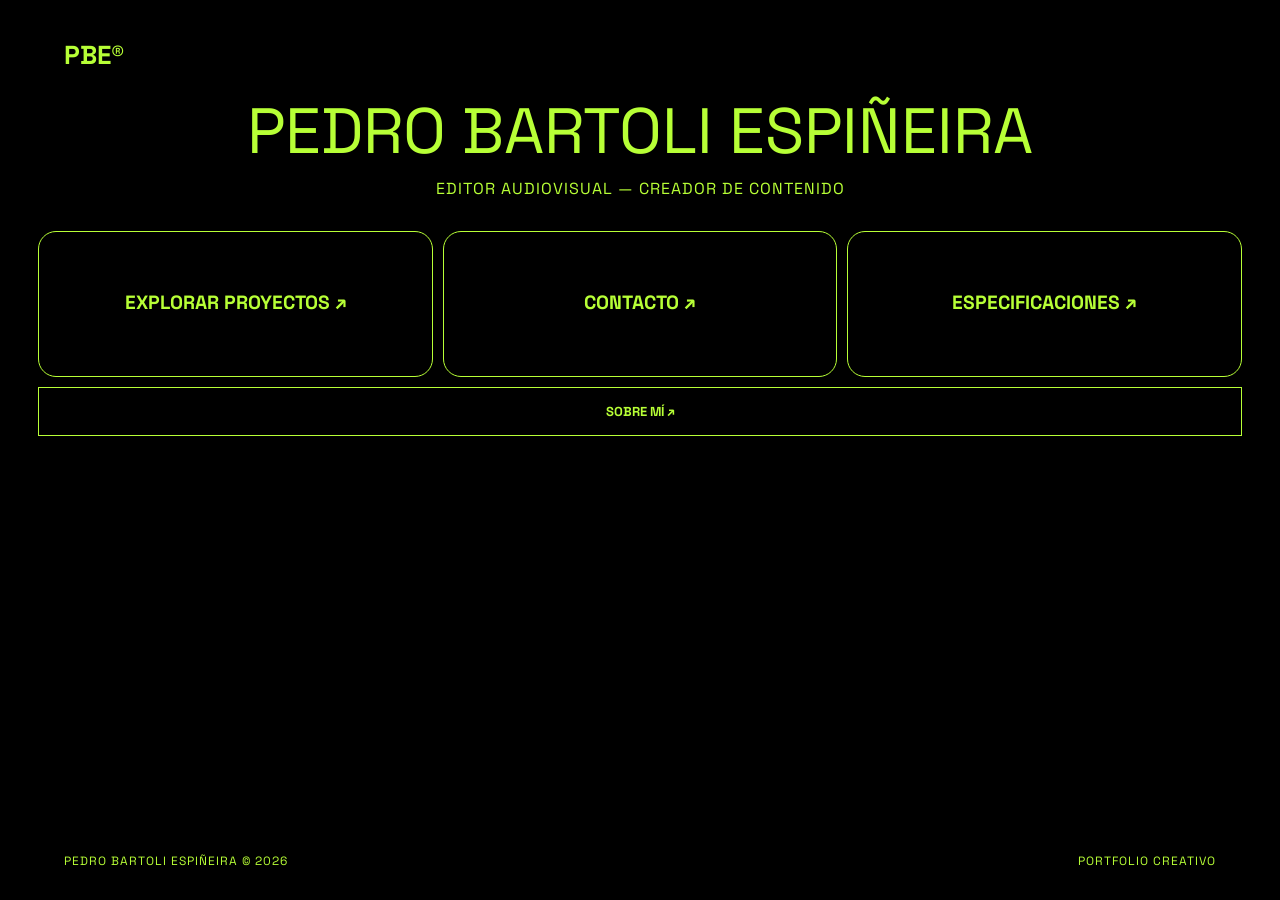
<file: index.html>
<!DOCTYPE html>
<html lang="es">
<head>
  <meta charset="UTF-8">
  <meta name="viewport" content="width=device-width, initial-scale=1.0">
  <title>Pedro Bartoli Espiñeira | Portfolio</title>
  <link rel="stylesheet" href="style.css">
</head>

<body>

  <!-- LOGO PBE ANIMADO -->
  <nav class="nav-inicio">
    <span class="logo">
      <span class="logo-letra">P</span>
      <span class="logo-letra">B</span>
      <span class="logo-letra">E</span>
      <span class="logo-registrado">®</span>
    </span>
  </nav>

  <main>
    <section id="inicio" class="hero">

      <h1>Pedro Bartoli Espiñeira</h1>

      <p style="color:#9b2948">
        EDITOR AUDIOVISUAL — CREADOR DE CONTENIDO
      </p>

      <!-- TRES BOTONES ORIGINALES -->
      <div class="hero-botones">

        <a class="boton" href="proyectos.html">
          <span class="boton-texto">
            EXPLORAR PROYECTOS ↗
          </span>
        </a>

        <a class="boton boton-contacto" href="contacto.html">
          <span class="boton-texto">
            CONTACTO ↗
          </span>
        </a>

        <a class="boton" href="especificaciones.html">
          <span class="boton-texto">
            ESPECIFICACIONES ↗
          </span>
        </a>

      </div>

      <!-- NUEVO BOTÓN SOBRE MÍ -->
      <div class="hero-sobre-mi">

        <a class="boton boton-sobre-mi" href="sobre-mi.html">
          <span class="boton-texto">
            SOBRE MÍ ↗
          </span>
        </a>

      </div>

    </section>
  </main>

  <footer class="footer">
    <span>PEDRO BARTOLI ESPIÑEIRA © 2026</span>
    <span>PORTFOLIO CREATIVO</span>
  </footer>

  <script src="moco.js" defer></script>

</body>
</html>
</file>
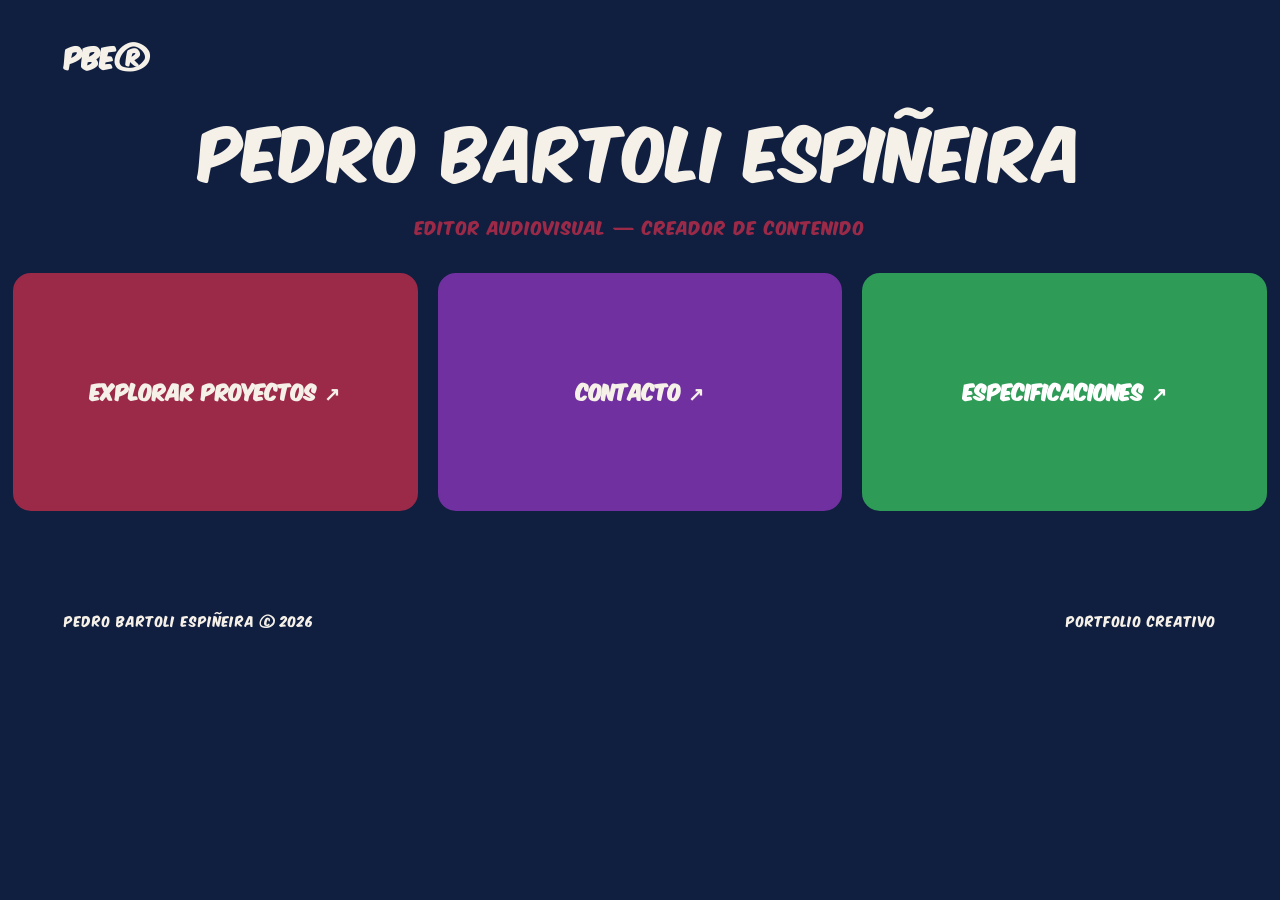
<file: portfolio/index.html>
<!DOCTYPE html>
<html lang="es">
<head>
  <meta charset="UTF-8">
  <meta name="viewport" content="width=device-width, initial-scale=1.0">
  <title>Pedro Bartoli Espiñeira | Portfolio</title>
  <link rel="stylesheet" href="style.css">
</head>

<body>

  <!-- LOGO PBE ANIMADO -->
  <nav class="nav-inicio">
    <span class="logo">
      <span class="logo-letra">P</span>
      <span class="logo-letra">B</span>
      <span class="logo-letra">E</span>
      <span class="logo-registrado">®</span>
    </span>
  </nav>

  <main>
    <section id="inicio" class="hero">

      <h1>Pedro Bartoli Espiñeira</h1>

      <p style="color:#9b2948">
        EDITOR AUDIOVISUAL — CREADOR DE CONTENIDO
      </p>

      <div class="hero-botones">

        <a class="boton" href="proyectos.html">
          <span class="boton-texto">
            EXPLORAR PROYECTOS ↗
          </span>
        </a>

        <a class="boton boton-contacto" href="contacto.html">
          <span class="boton-texto">
            CONTACTO ↗
          </span>
        </a>

        <a class="boton" href="especificaciones.html">
          <span class="boton-texto">
            ESPECIFICACIONES ↗
          </span>
        </a>

      </div>
    </section>
  </main>

  <footer class="footer">
    <span>PEDRO BARTOLI ESPIÑEIRA © 2026</span>
    <span>PORTFOLIO CREATIVO</span>
  </footer>

<script src="moco.js" defer></script>

</body>
</html>
</file>
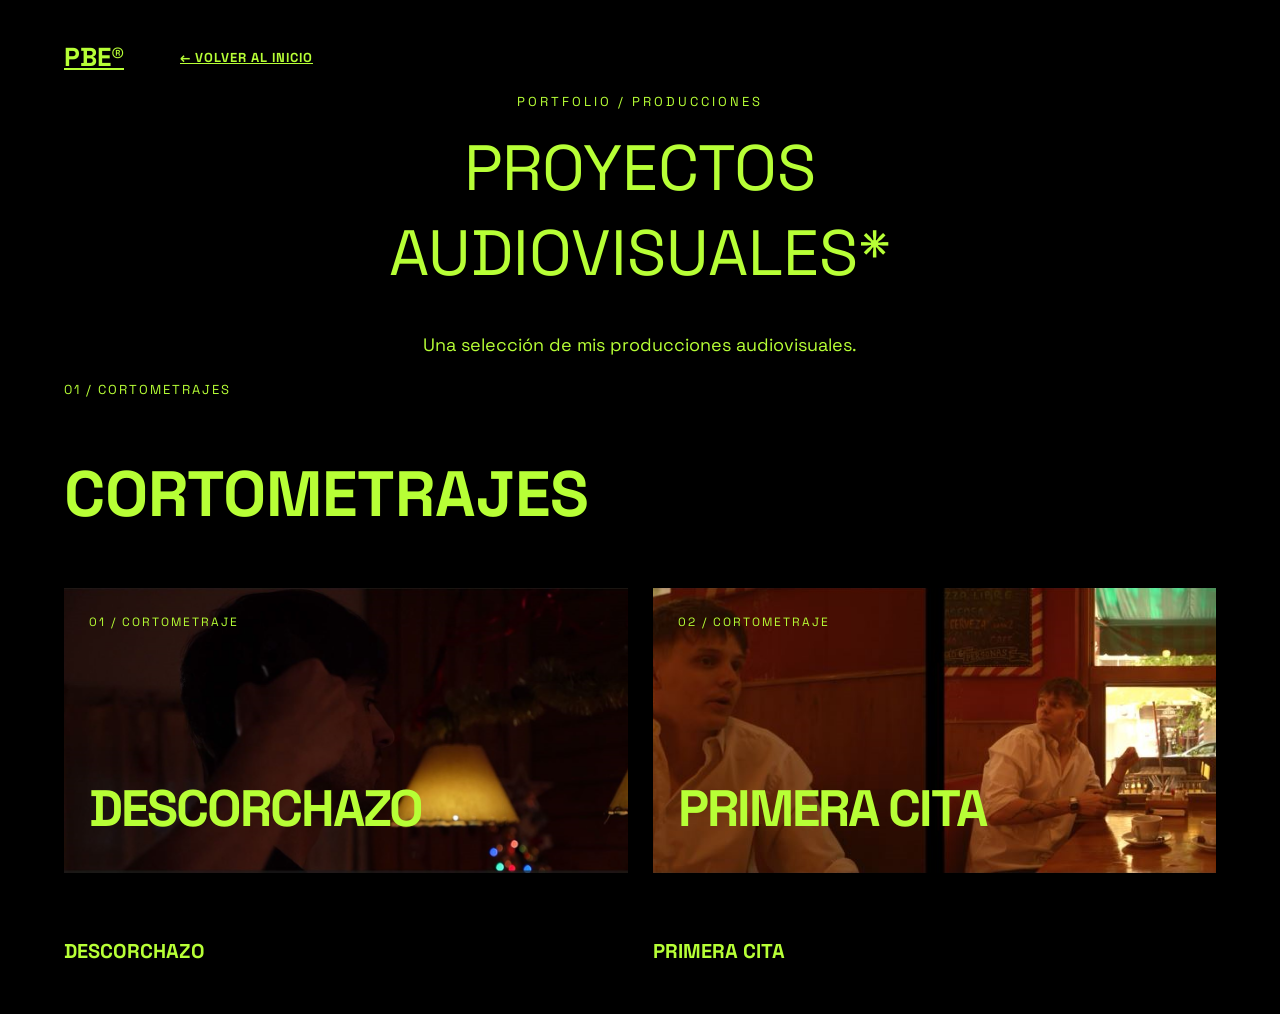
<file: audiovisual.html>
<!DOCTYPE html>
<html lang="es">
<head>
    <meta charset="UTF-8">
    <meta name="viewport" content="width=device-width, initial-scale=1.0">
    <title>Proyectos Audiovisuales | Pedro Bartoli Espiñeira</title>
    <link rel="stylesheet" href="style.css">
</head>

<body class="pagina-audiovisuales">

<nav class="nav-audiovisuales">

    <div class="nav-audiovisuales-izquierda">

        <a href="index.html"
           class="logo"
           aria-label="Volver al inicio">

            <span class="logo-letra">P</span>
            <span class="logo-letra">B</span>
            <span class="logo-letra">E</span>
            <span class="logo-registrado">®</span>

        </a>

        <a href="index.html" class="volver-inicio-global">
            ← VOLVER AL INICIO
        </a>

    </div>

</nav>

<main>

    <!-- ENCABEZADO -->
    <section class="portal-hero">

        <span class="etiqueta">
            PORTFOLIO / PRODUCCIONES
        </span>

        <h1>
            PROYECTOS<br>
            AUDIOVISUALES<span class="asterisco">*</span>
        </h1>

        <p>
            Una selección de mis producciones audiovisuales.
        </p>

    </section>

    <!-- CATÁLOGO DE CORTOMETRAJES -->
    <section class="catalogo">

        <div class="catalogo-encabezado">
            <span>01 / CORTOMETRAJES</span>
            <h2>CORTOMETRAJES</h2>
        </div>

        <div class="catalogo-grid">

            <!-- DESCORCHAZO -->
            <article class="corto">

                <a href="descorchazo.html"
                   class="corto-imagen moco-interactivo"
                   aria-label="Ver Descorchazo">

                    <span>01 / CORTOMETRAJE</span>
                    <h3>DESCORCHAZO</h3>

                </a>

                <div class="corto-info">
                    <h3>DESCORCHAZO</h3>
                </div>

            </article>

            <!-- PRIMERA CITA -->
            <article class="corto">

                <a href="primera-cita.html"
                   class="corto-imagen segunda moco-interactivo"
                   aria-label="Ver Primera Cita">

                    <span>02 / CORTOMETRAJE</span>
                    <h3>PRIMERA CITA</h3>

                </a>

                <div class="corto-info">
                    <h3>PRIMERA CITA</h3>
                </div>

            </article>

        </div>

    </section>

</main>

<!-- EFECTO DE MOCO -->
<script src="moco.js" defer></script>

</body>
</html>
</file>
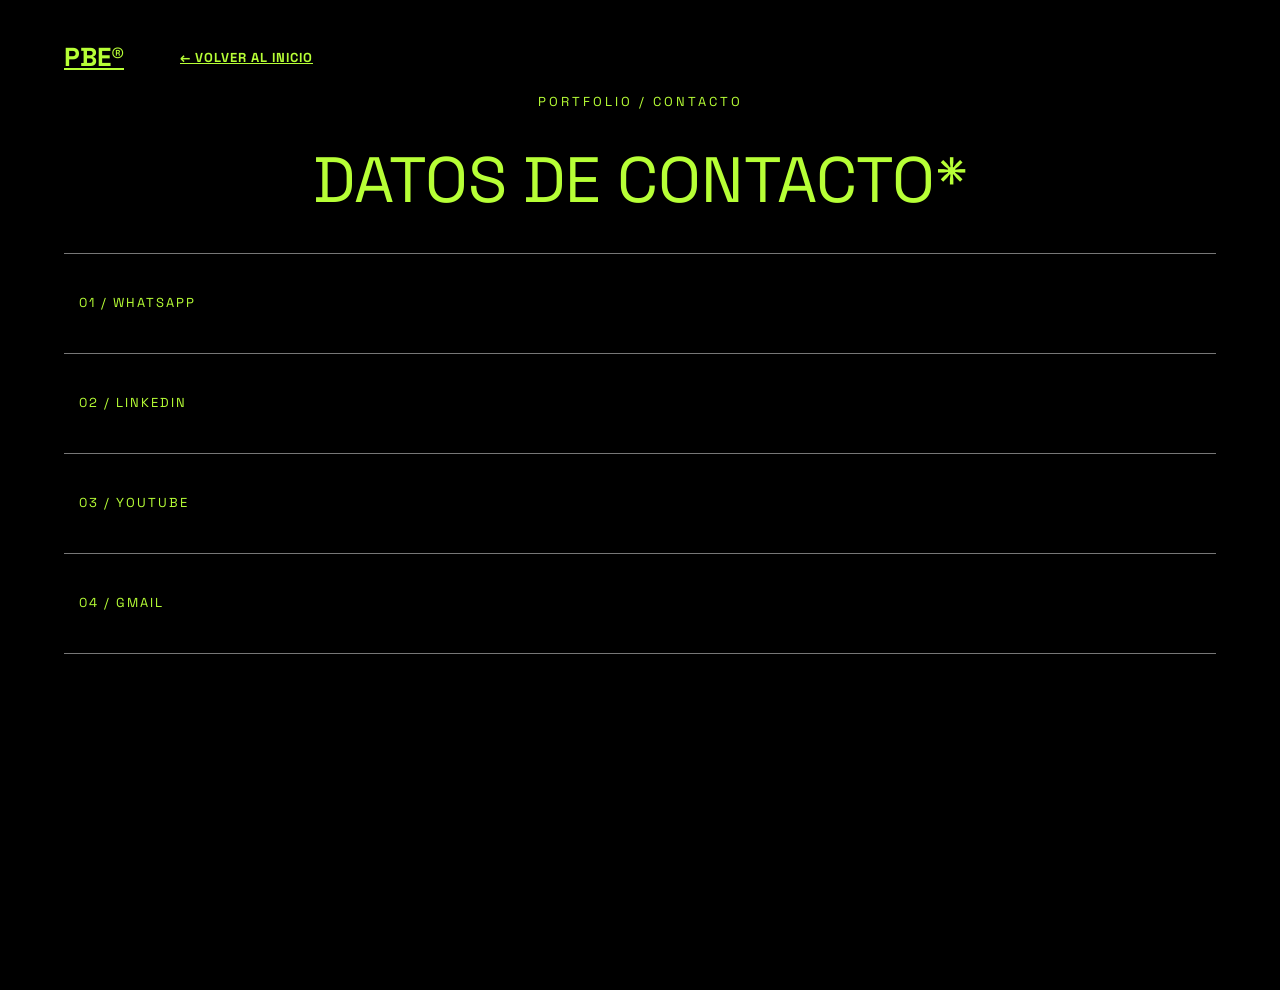
<file: contacto.html>
<!DOCTYPE html>
<html lang="es">

<head>
    <meta charset="UTF-8">
    <meta name="viewport" content="width=device-width, initial-scale=1.0">

    <title>Contacto | Pedro Bartoli Espiñeira</title>

    <link rel="stylesheet" href="style.css">

    <style>
        /* AJUSTES EXCLUSIVOS DE CONTACTO */

        .pagina-contacto .nav-links {
            display: none !important;
        }

        .pagina-contacto .portal-contacto {
            padding-top: 0;
        }

        .pagina-contacto .portal-contacto > p {
            display: none !important;
        }

        .pagina-contacto .portal-contacto h1 {
            margin-bottom: 25px !important;
        }

        .pagina-contacto .contacto-portal-links {
            margin-top: 0 !important;
            padding-top: 0 !important;
        }
    </style>

</head>

<body class="pagina-contacto">

    <!-- NAVEGACIÓN -->
    <nav class="nav-contacto">

        <div class="nav-contacto-izquierda">

            <a href="index.html"
               class="logo"
               aria-label="Volver al inicio">

                <span class="logo-letra">P</span><span class="logo-letra">B</span><span class="logo-letra">E</span><span class="logo-registrado">®</span>

            </a>

            <a href="index.html" class="volver-inicio-global">
                ← VOLVER AL INICIO
            </a>

        </div>

    </nav>

    <main>

        <section class="portal-contacto">

            <!-- ENCABEZADO -->
            <span class="etiqueta">
                PORTFOLIO / CONTACTO
            </span>

            <h1>
                DATOS DE <span class="destacado">CONTACTO</span><span class="asterisco">*</span>
            </h1>

            <!-- ENLACES DE CONTACTO -->
            <div class="contacto-portal-links">

                <!-- WHATSAPP -->
                <a href="https://wa.me/5491132376571"
                   target="_blank"
                   rel="noopener noreferrer">

                    <span>01 / WHATSAPP</span>

                    <strong>
                        11 3237-6571 ↗
                    </strong>

                    <img
                        class="contacto-preview"
                        src="WPP FONDO.png"
                        alt="WhatsApp">

                </a>

                <!-- LINKEDIN -->
                <a href="https://www.linkedin.com/in/pedro-bartoli-espi%C3%B1eira"
                   target="_blank"
                   rel="noopener noreferrer">

                    <span>02 / LINKEDIN</span>

                    <strong>
                        VER PERFIL ↗
                    </strong>

                    <img
                        class="contacto-preview"
                        src="linkedin fondo.png"
                        alt="LinkedIn">

                </a>

                <!-- YOUTUBE -->
                <a href="https://www.youtube.com/@barteiracicloons"
                   target="_blank"
                   rel="noopener noreferrer">

                    <span>03 / YOUTUBE</span>

                    <strong>
                        BARTEIRA CICLOONS ↗
                    </strong>

                    <img
                        class="contacto-preview"
                        src="youtube logo.png"
                        alt="YouTube">

                </a>

                <!-- GMAIL -->
                <a href="https://mail.google.com/mail/?view=cm&fs=1&to=pedrobartoli2016%40gmail.com"
                   target="_blank"
                   rel="noopener noreferrer">

                    <span>04 / GMAIL</span>

                    <strong>
                        ENVIAR CORREO ↗
                    </strong>

                    <img
                        class="contacto-preview"
                        src="gmail fondo.png"
                        alt="Gmail">

                </a>

            </div>

        </section>

    </main>

    <!-- EFECTO DE MOCO -->
    <script src="moco.js" defer></script>

</body>
</html>
</file>
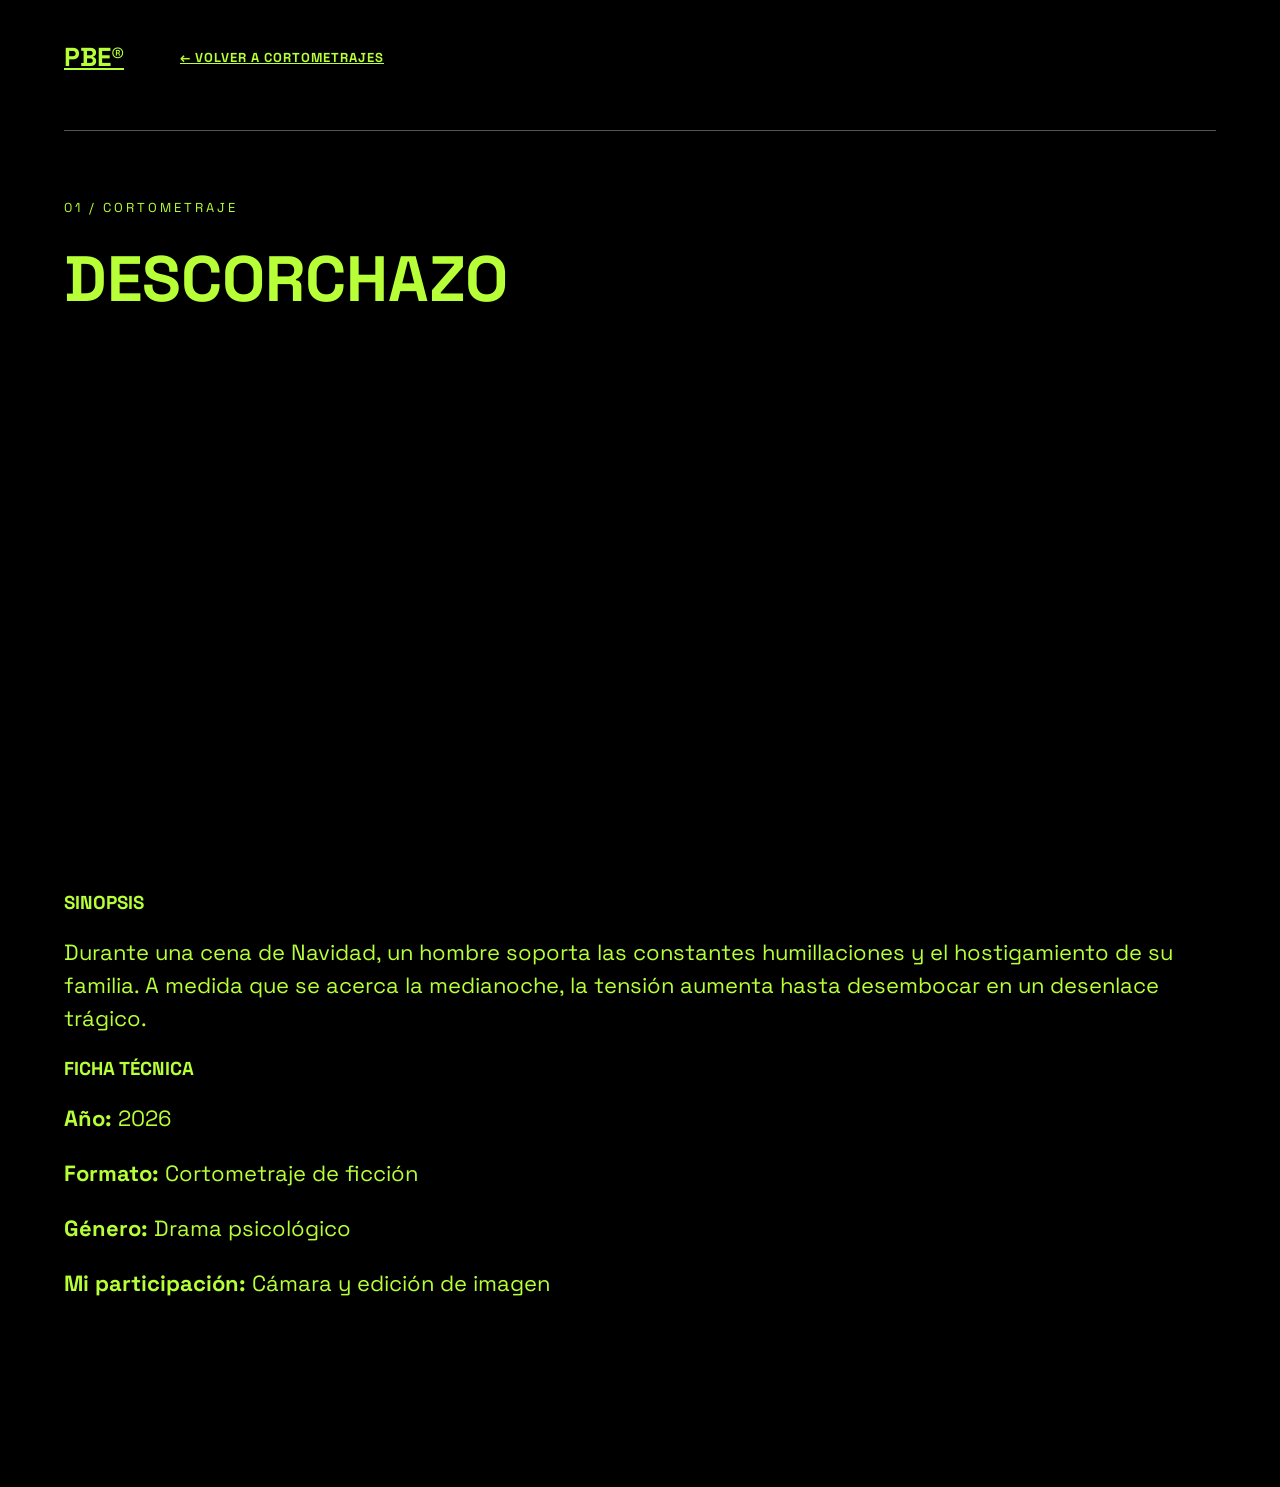
<file: descorchazo.html>
<!DOCTYPE html>
<html lang="es">
<head>
    <meta charset="UTF-8">
    <meta name="viewport" content="width=device-width, initial-scale=1.0">
    <title>Descorchazo | Pedro Bartoli Espiñeira</title>
    <link rel="stylesheet" href="style.css">
</head>

<body class="pagina-audiovisuales pagina-ficha">

    <!-- NAVEGACIÓN -->
    <nav class="nav-audiovisuales">

        <div class="nav-audiovisuales-izquierda">

            <a href="index.html"
               class="logo"
               aria-label="Volver al inicio">
                <span class="logo-letra">P</span>
                <span class="logo-letra">B</span>
                <span class="logo-letra">E</span>
                <span class="logo-registrado">®</span>
            </a>

            <a href="audiovisual.html"
               class="volver-inicio-global">
                ← VOLVER A CORTOMETRAJES
            </a>

        </div>

    </nav>

    <main>

        <section class="fichas-audiovisuales">

            <article class="ficha-produccion">

                <span class="etiqueta">
                    01 / CORTOMETRAJE
                </span>

                <h2>DESCORCHAZO</h2>

                <!-- VIDEO -->
                <iframe
                    src="https://www.youtube.com/embed/orPImuDr9Ns"
                    title="Descorchazo - Cortometraje"
                    style="display:block; width:100%; max-width:900px; aspect-ratio:16/9; height:auto; border:0; margin-bottom:35px; background:#000;"
                    loading="lazy"
                    referrerpolicy="strict-origin-when-cross-origin"
                    allow="accelerometer; autoplay; clipboard-write; encrypted-media; gyroscope; picture-in-picture; web-share"
                    allowfullscreen>
                </iframe>

                <!-- SINOPSIS -->
                <h3>SINOPSIS</h3>

                <p>
                    Durante una cena de Navidad, un hombre soporta
                    las constantes humillaciones y el hostigamiento
                    de su familia. A medida que se acerca la medianoche,
                    la tensión aumenta hasta desembocar en un
                    desenlace trágico.
                </p>

                <!-- FICHA TÉCNICA -->
                <h3>FICHA TÉCNICA</h3>

                <p><strong>Año:</strong> 2026</p>
                <p><strong>Formato:</strong> Cortometraje de ficción</p>
                <p><strong>Género:</strong> Drama psicológico</p>
                <p><strong>Mi participación:</strong> Cámara y edición de imagen</p>

            </article>

        </section>

    </main>

    <script src="moco.js" defer></script>

</body>
</html>
</file>
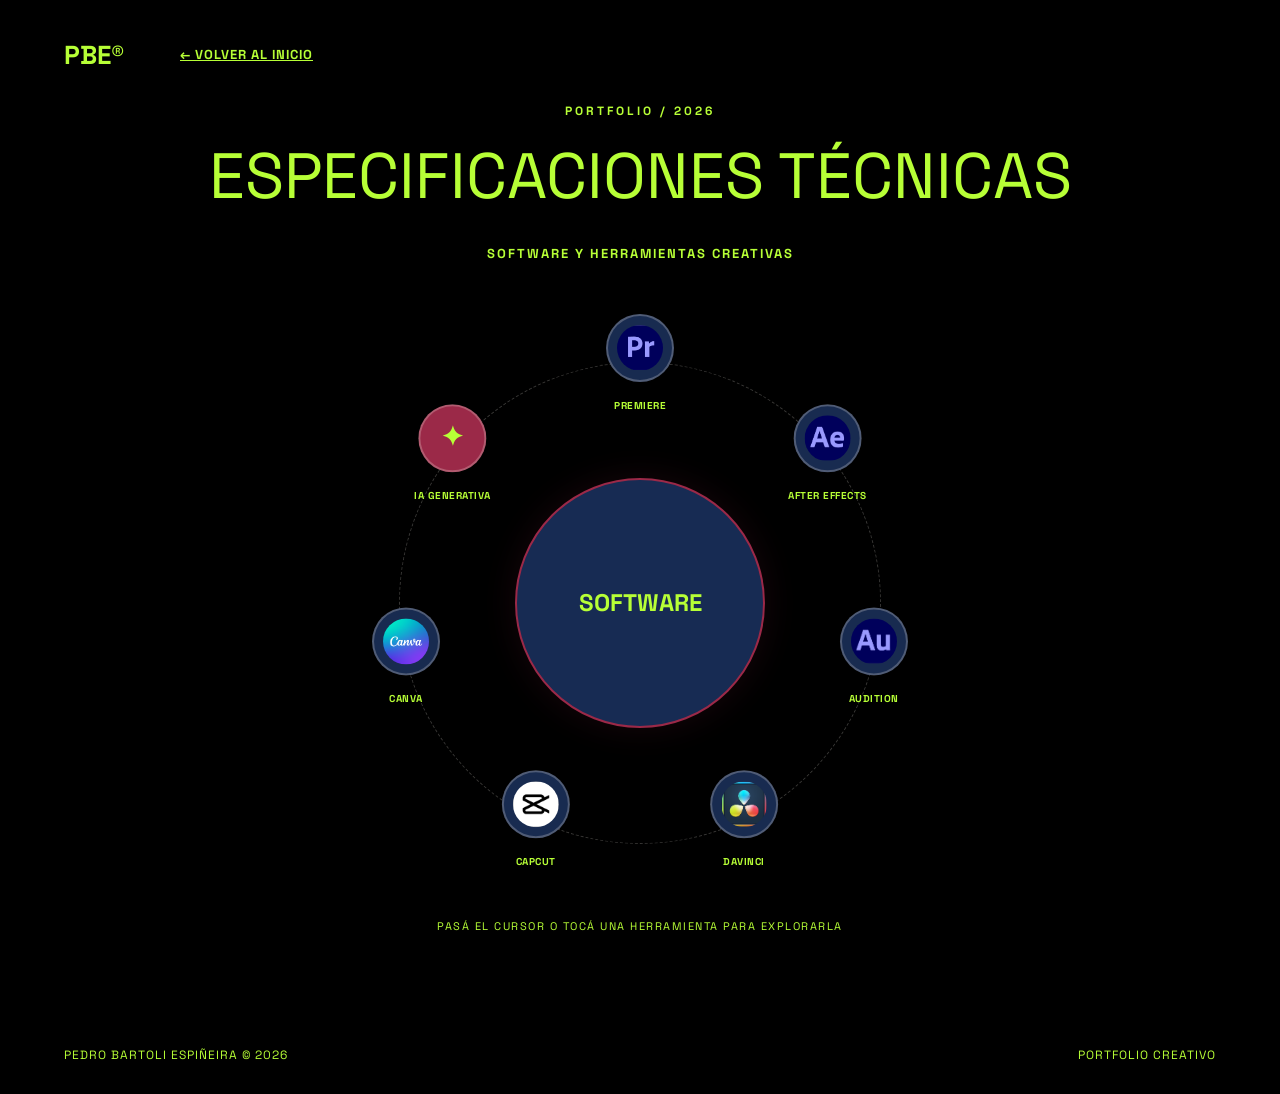
<file: especificaciones.html>
<!DOCTYPE html>
<html lang="es">

<head>
  <meta charset="UTF-8">
  <meta name="viewport" content="width=device-width, initial-scale=1.0">
  <title>Especificaciones técnicas | PBE®</title>
  <link rel="stylesheet" href="style.css">
</head>

<body class="pagina-especificaciones">

  <!-- LOGO PBE Y BOTÓN VOLVER -->
  <nav class="nav-inicio nav-spec">

    <div class="nav-spec-izquierda">

      <a href="index.html" class="logo" aria-label="Volver al inicio">
        <span class="logo-letra">P</span>
        <span class="logo-letra">B</span>
        <span class="logo-letra">E</span>
        <span class="logo-registrado">®</span>
      </a>

      <a href="index.html" class="volver-inicio-global">
        ← VOLVER AL INICIO
      </a>

    </div>

  </nav>

  <main class="spec-main">

    <!-- ENCABEZADO -->
    <header class="spec-header">

      <p class="spec-etiqueta">PORTFOLIO / 2026</p>

      <h1>ESPECIFICACIONES TÉCNICAS</h1>

      <p class="spec-subtitulo">
        SOFTWARE Y HERRAMIENTAS CREATIVAS
      </p>

    </header>

    <!-- RONDA DE SOFTWARE -->
    <section class="spec-ronda" aria-label="Mis herramientas de trabajo">

      <div class="spec-circulo">

        <!-- CENTRO INTERACTIVO -->
        <div class="spec-centro" aria-live="polite">

          <div class="spec-centro-contenido">

            <span id="spec-categoria"></span>

            <h2 id="spec-nombre">SOFTWARE</h2>

            <p id="spec-descripcion"></p>

          </div>

        </div>

        <!-- PREMIERE PRO -->
        <button
          type="button"
          class="spec-app"
          style="--pos:0"
          data-nombre="PREMIERE PRO"
          data-categoria="EDICIÓN Y MONTAJE"
          data-descripcion="Montaje narrativo, edición multicámara, ritmo musical y contenido dinámico."
          aria-label="Adobe Premiere Pro"
        >
          <img
            class="spec-icono spec-logo-img"
            src="img/PREMIERE LOGO.png"
            alt="Logo de Adobe Premiere Pro"
          >
          <span class="spec-app-nombre">PREMIERE</span>
        </button>

        <!-- AFTER EFFECTS -->
        <button
          type="button"
          class="spec-app"
          style="--pos:1"
          data-nombre="AFTER EFFECTS"
          data-categoria="ANIMACIÓN Y EFECTOS"
          data-descripcion="Animación de textos y gráficos, máscaras y transiciones personalizadas."
          aria-label="Adobe After Effects"
        >
          <img
            class="spec-icono spec-logo-img"
            src="img/AFTER EFFECTS LOGO.png"
            alt="Logo de Adobe After Effects"
          >
          <span class="spec-app-nombre">AFTER EFFECTS</span>
        </button>

        <!-- AUDITION -->
        <button
          type="button"
          class="spec-app"
          style="--pos:2"
          data-nombre="AUDITION"
          data-categoria="POSTPRODUCCIÓN DE AUDIO"
          data-descripcion="Mezcla de voces, música y efectos sonoros. Sincronización de audio y video."
          aria-label="Adobe Audition"
        >
          <img
            class="spec-icono spec-logo-img"
            src="img/AUDITION LOGO.png"
            alt="Logo de Adobe Audition"
          >
          <span class="spec-app-nombre">AUDITION</span>
        </button>

        <!-- DAVINCI RESOLVE -->
        <button
          type="button"
          class="spec-app"
          style="--pos:3"
          data-nombre="DAVINCI RESOLVE"
          data-categoria="COLOR Y POSTPRODUCCIÓN"
          data-descripcion="Tratamiento visual y construcción de una estética cinematográfica."
          aria-label="DaVinci Resolve"
        >
          <img
            class="spec-icono spec-logo-img"
            src="img/DA VINCI LOGO.png"
            alt="Logo de DaVinci Resolve"
          >
          <span class="spec-app-nombre">DAVINCI</span>
        </button>

        <!-- CAPCUT -->
        <button
          type="button"
          class="spec-app"
          style="--pos:4"
          data-nombre="CAPCUT"
          data-categoria="EDICIÓN PARA REDES"
          data-descripcion="Edición de videos verticales, subtítulos animados y adaptación de formatos."
          aria-label="CapCut"
        >
          <img
            class="spec-icono spec-logo-img"
            src="img/CAPCUT LOGO.png"
            alt="Logo de CapCut"
          >
          <span class="spec-app-nombre">CAPCUT</span>
        </button>

        <!-- CANVA -->
        <button
          type="button"
          class="spec-app"
          style="--pos:5"
          data-nombre="CANVA"
          data-categoria="DISEÑO DE CONTENIDO"
          data-descripcion="Diseño de piezas visuales y recursos gráficos para contenido digital."
          aria-label="Canva"
        >
          <img
            class="spec-icono spec-logo-img"
            src="img/CANVA PNG.png"
            alt="Logo de Canva"
          >
          <span class="spec-app-nombre">CANVA</span>
        </button>

        <!-- INTELIGENCIA ARTIFICIAL -->
        <button
          type="button"
          class="spec-app"
          style="--pos:6"
          data-nombre="INTELIGENCIA ARTIFICIAL"
          data-categoria="IA GENERATIVA"
          data-descripcion="Asistencia creativa, investigación, desarrollo de ideas y optimización de flujos de trabajo. ChatGPT, Gemini y Grok."
          aria-label="Inteligencia artificial generativa"
        >
          <span class="spec-icono ia">✦</span>
          <span class="spec-app-nombre">IA GENERATIVA</span>
        </button>

      </div>

      <!-- INDICACIÓN -->
      <p class="spec-ayuda">
        PASÁ EL CURSOR O TOCÁ UNA HERRAMIENTA PARA EXPLORARLA
      </p>

    </section>

  </main>

  <!-- PIE DE PÁGINA -->
  <footer class="footer">
    <span>PEDRO BARTOLI ESPIÑEIRA © 2026</span>
    <span>PORTFOLIO CREATIVO</span>
  </footer>

  <!-- INTERACTIVIDAD DE LA RONDA -->
  <script>

    const apps = document.querySelectorAll(".spec-app");

    const nombre = document.getElementById("spec-nombre");
    const categoria = document.getElementById("spec-categoria");
    const descripcion = document.getElementById("spec-descripcion");

    // ESTADO PREDETERMINADO
    function mostrarDefault() {

      nombre.textContent = "SOFTWARE";
      categoria.textContent = "";
      descripcion.textContent = "";

      apps.forEach(app => {
        app.classList.remove("activa");
        app.setAttribute("aria-pressed", "false");
      });

    }

    // MOSTRAR INFORMACIÓN DE UNA APLICACIÓN
    function mostrarApp(app) {

      apps.forEach(item => {
        item.classList.remove("activa");
        item.setAttribute("aria-pressed", "false");
      });

      app.classList.add("activa");
      app.setAttribute("aria-pressed", "true");

      nombre.textContent = app.dataset.nombre;
      categoria.textContent = app.dataset.categoria;
      descripcion.textContent = app.dataset.descripcion;

    }

    // EVENTOS DE CADA APLICACIÓN
    apps.forEach(app => {

      app.setAttribute("aria-pressed", "false");

      // PASAR EL MOUSE
      app.addEventListener("mouseenter", () => {
        mostrarApp(app);
      });

      // RETIRAR EL MOUSE
      app.addEventListener("mouseleave", () => {
        if (document.activeElement !== app) {
          mostrarDefault();
        }
      });

      // NAVEGACIÓN CON TECLADO
      app.addEventListener("focus", () => {
        mostrarApp(app);
      });

      app.addEventListener("blur", () => {
        mostrarDefault();
      });

      // CLICK O TOQUE EN CELULAR
      app.addEventListener("click", () => {
        mostrarApp(app);

        if (window.matchMedia("(hover: hover)").matches) {
          app.blur();
        }
      });

    });

    // AL CARGAR LA PÁGINA
    mostrarDefault();

  </script>

  <script src="moco.js" defer></script>

</body>
</html>
</file>
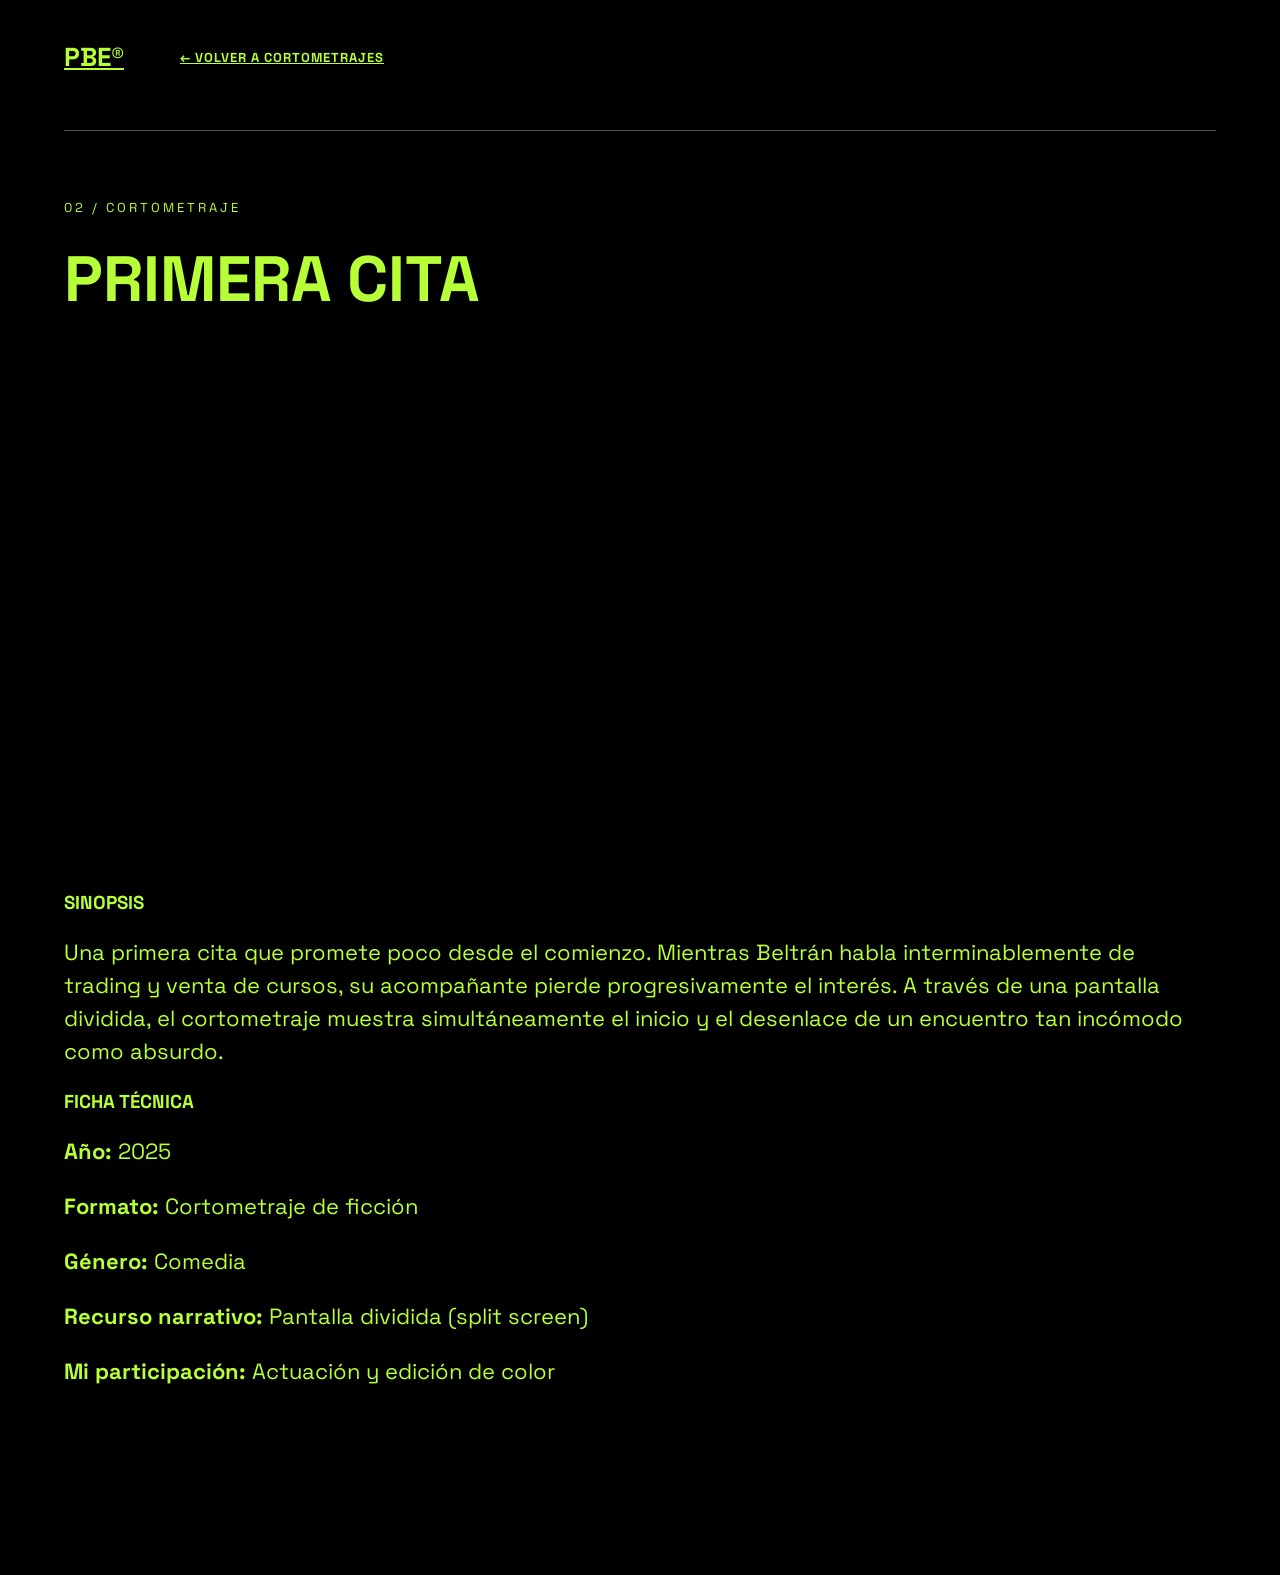
<file: primera-cita.html>
<!DOCTYPE html>
<html lang="es">
<head>
    <meta charset="UTF-8">
    <meta name="viewport" content="width=device-width, initial-scale=1.0">
    <title>Primera Cita | Pedro Bartoli Espiñeira</title>
    <link rel="stylesheet" href="style.css">
</head>

<body class="pagina-audiovisuales pagina-ficha">

    <!-- NAVEGACIÓN -->
    <nav class="nav-audiovisuales">

        <div class="nav-audiovisuales-izquierda">

            <a href="index.html"
               class="logo"
               aria-label="Volver al inicio">

                <span class="logo-letra">P</span>
                <span class="logo-letra">B</span>
                <span class="logo-letra">E</span>
                <span class="logo-registrado">®</span>

            </a>

            <a href="audiovisual.html"
               class="volver-inicio-global">
                ← VOLVER A CORTOMETRAJES
            </a>

        </div>

    </nav>

    <main>

        <section class="fichas-audiovisuales">

            <article class="ficha-produccion">

                <span class="etiqueta">
                    02 / CORTOMETRAJE
                </span>

                <h2>PRIMERA CITA</h2>

                <!-- VIDEO -->
                <iframe
                    src="https://www.youtube.com/embed/fDHMjiajzu4"
                    title="Primera Cita - Cortometraje"
                    style="display:block; width:100%; max-width:900px; aspect-ratio:16/9; height:auto; border:0; margin-bottom:35px; background:#000;"
                    loading="lazy"
                    referrerpolicy="strict-origin-when-cross-origin"
                    allow="accelerometer; autoplay; clipboard-write; encrypted-media; gyroscope; picture-in-picture; web-share"
                    allowfullscreen>
                </iframe>

                <!-- SINOPSIS -->
                <h3>SINOPSIS</h3>

                <p>
                    Una primera cita que promete poco desde el comienzo.
                    Mientras Beltrán habla interminablemente de trading
                    y venta de cursos, su acompañante pierde progresivamente
                    el interés. A través de una pantalla dividida,
                    el cortometraje muestra simultáneamente el inicio
                    y el desenlace de un encuentro tan incómodo como absurdo.
                </p>

                <!-- FICHA TÉCNICA -->
                <h3>FICHA TÉCNICA</h3>

                <p><strong>Año:</strong> 2025</p>
                <p><strong>Formato:</strong> Cortometraje de ficción</p>
                <p><strong>Género:</strong> Comedia</p>
                <p><strong>Recurso narrativo:</strong> Pantalla dividida (split screen)</p>
                <p><strong>Mi participación:</strong> Actuación y edición de color</p>

            </article>

        </section>

    </main>

    <!-- EFECTO DE MOCO -->
    <script src="moco.js" defer></script>

</body>
</html>
</file>
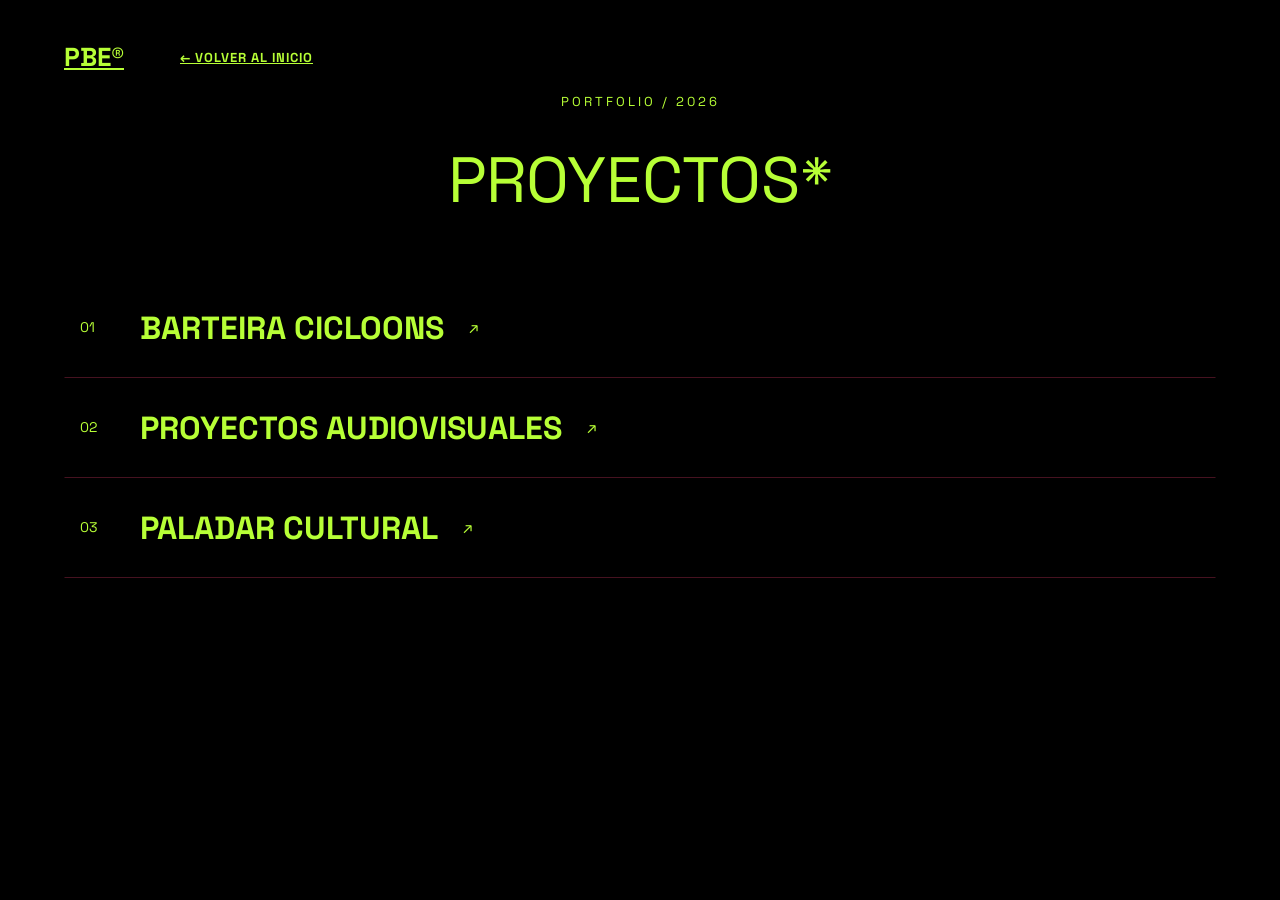
<file: proyectos.html>
<!DOCTYPE html>
<html lang="es">
<head>
    <meta charset="UTF-8">
    <meta name="viewport" content="width=device-width, initial-scale=1.0">
    <title>Proyectos | Pedro Bartoli Espiñeira</title>
    <link rel="stylesheet" href="style.css">
</head>

<body class="pagina-proyectos">

    <nav class="nav-proyectos">
        <div class="nav-proyectos-izquierda">
            <a href="index.html" class="logo" aria-label="Volver al inicio">
                <span class="logo-letra">P</span>
                <span class="logo-letra">B</span>
                <span class="logo-letra">E</span>
                <span class="logo-registrado">®</span>
            </a>
            <a href="index.html" class="volver-inicio-global">
                ← VOLVER AL INICIO
            </a>
        </div>

        <div class="nav-links">
            <a href="index.html">INICIO</a>
            <a href="proyectos.html">PROYECTOS</a>
            <a href="contacto.html">CONTACTO</a>
        </div>
    </nav>

    <main>
        <section class="portal-proyectos">
            <span class="etiqueta">PORTFOLIO / 2026</span>
            <h1>PROYECTOS<span class="asterisco">*</span></h1>
            <p class="portal-proyectos-descripcion">
                Una selección de mis trabajos en creación de
                contenido, producción y edición audiovisual.
            </p>
        </section>

        <section id="proyectos" class="proyectos">

            <!-- 01 BARTEIRA CICLOONS -->
            <div class="proyecto-contenedor">

                <button class="proyecto proyecto-desplegable"
                        type="button"
                        aria-expanded="false"
                        aria-controls="detalle-barteira">

                    <span class="numero">01</span>
                    <h2>BARTEIRA CICLOONS</h2>
                    <span class="flecha">↗</span>

                    <img
                        class="preview-proyecto"
                        src="barteira.jpg.png"
                        alt="Barteira Cicloons"
                    >
                </button>

                <div id="detalle-barteira" class="proyecto-detalle" hidden>
                    <p>
                        Canal de Shorts dedicados a la historia y el entretenimiento.
                        Producción y edición.
                    </p>

                    <a class="proyecto-enlace"
                       href="https://www.youtube.com/@barteiracicloons"
                       target="_blank"
                       rel="noopener noreferrer">
                        IR AL CANAL ↗
                    </a>
                </div>

            </div>

            <!-- 02 PROYECTOS AUDIOVISUALES -->
            <div class="proyecto-contenedor">

                <button class="proyecto proyecto-desplegable"
                        type="button"
                        aria-expanded="false"
                        aria-controls="detalle-audiovisual">

                    <span class="numero">02</span>
                    <h2>PROYECTOS AUDIOVISUALES</h2>
                    <span class="flecha">↗</span>

                    <img
                        class="preview-proyecto"
                        src="PROYECTOS FOTO.jpg"
                        alt="Proyectos audiovisuales"
                    >
                </button>

                <div id="detalle-audiovisual" class="proyecto-detalle" hidden>
                    <p>
                        Selección de cortometrajes de ficción en los que participé
                        en distintas áreas de producción.
                    </p>

                    <a class="proyecto-enlace" href="audiovisual.html">
                        VER PRODUCCIONES ↗
                    </a>
                </div>

            </div>

            <!-- 03 PALADAR CULTURAL -->
            <div class="proyecto-contenedor">

                <button class="proyecto proyecto-desplegable"
                        type="button"
                        aria-expanded="false"
                        aria-controls="detalle-paladar">

                    <span class="numero">03</span>
                    <h2>PALADAR CULTURAL</h2>
                    <span class="flecha">↗</span>

                    <img
                        class="preview-proyecto"
                        src="paladar cultural.png"
                        alt="Paladar Cultural"
                    >
                </button>

                <div id="detalle-paladar" class="proyecto-detalle" hidden>
                    <p>
                        Programa de radio universitario realizado en conjunto.
                        Producción, locución y edición.
                    </p>

                    <a class="proyecto-enlace"
                       href="https://www.youtube.com/playlist?list=PLbrC80T2OYqU"
                       target="_blank"
                       rel="noopener noreferrer">
                        VER PLAYLIST ↗
                    </a>
                </div>

            </div>

        </section>
    </main>

    <!-- DESPLEGABLES Y PREVIEW FIJA -->
    <script>
        document.querySelectorAll(".proyecto-desplegable").forEach(boton => {
            boton.addEventListener("click", () => {
                const detalle = document.getElementById(
                    boton.getAttribute("aria-controls")
                );

                const abierto = boton.getAttribute("aria-expanded") === "true";

                boton.setAttribute("aria-expanded", String(!abierto));
                boton.classList.toggle("preview-fijo", !abierto);
                detalle.hidden = abierto;
            });
        });
    </script>

    <!-- EFECTO DE MOCO -->
    <script src="moco.js" defer></script>

</body>
</html>
</file>
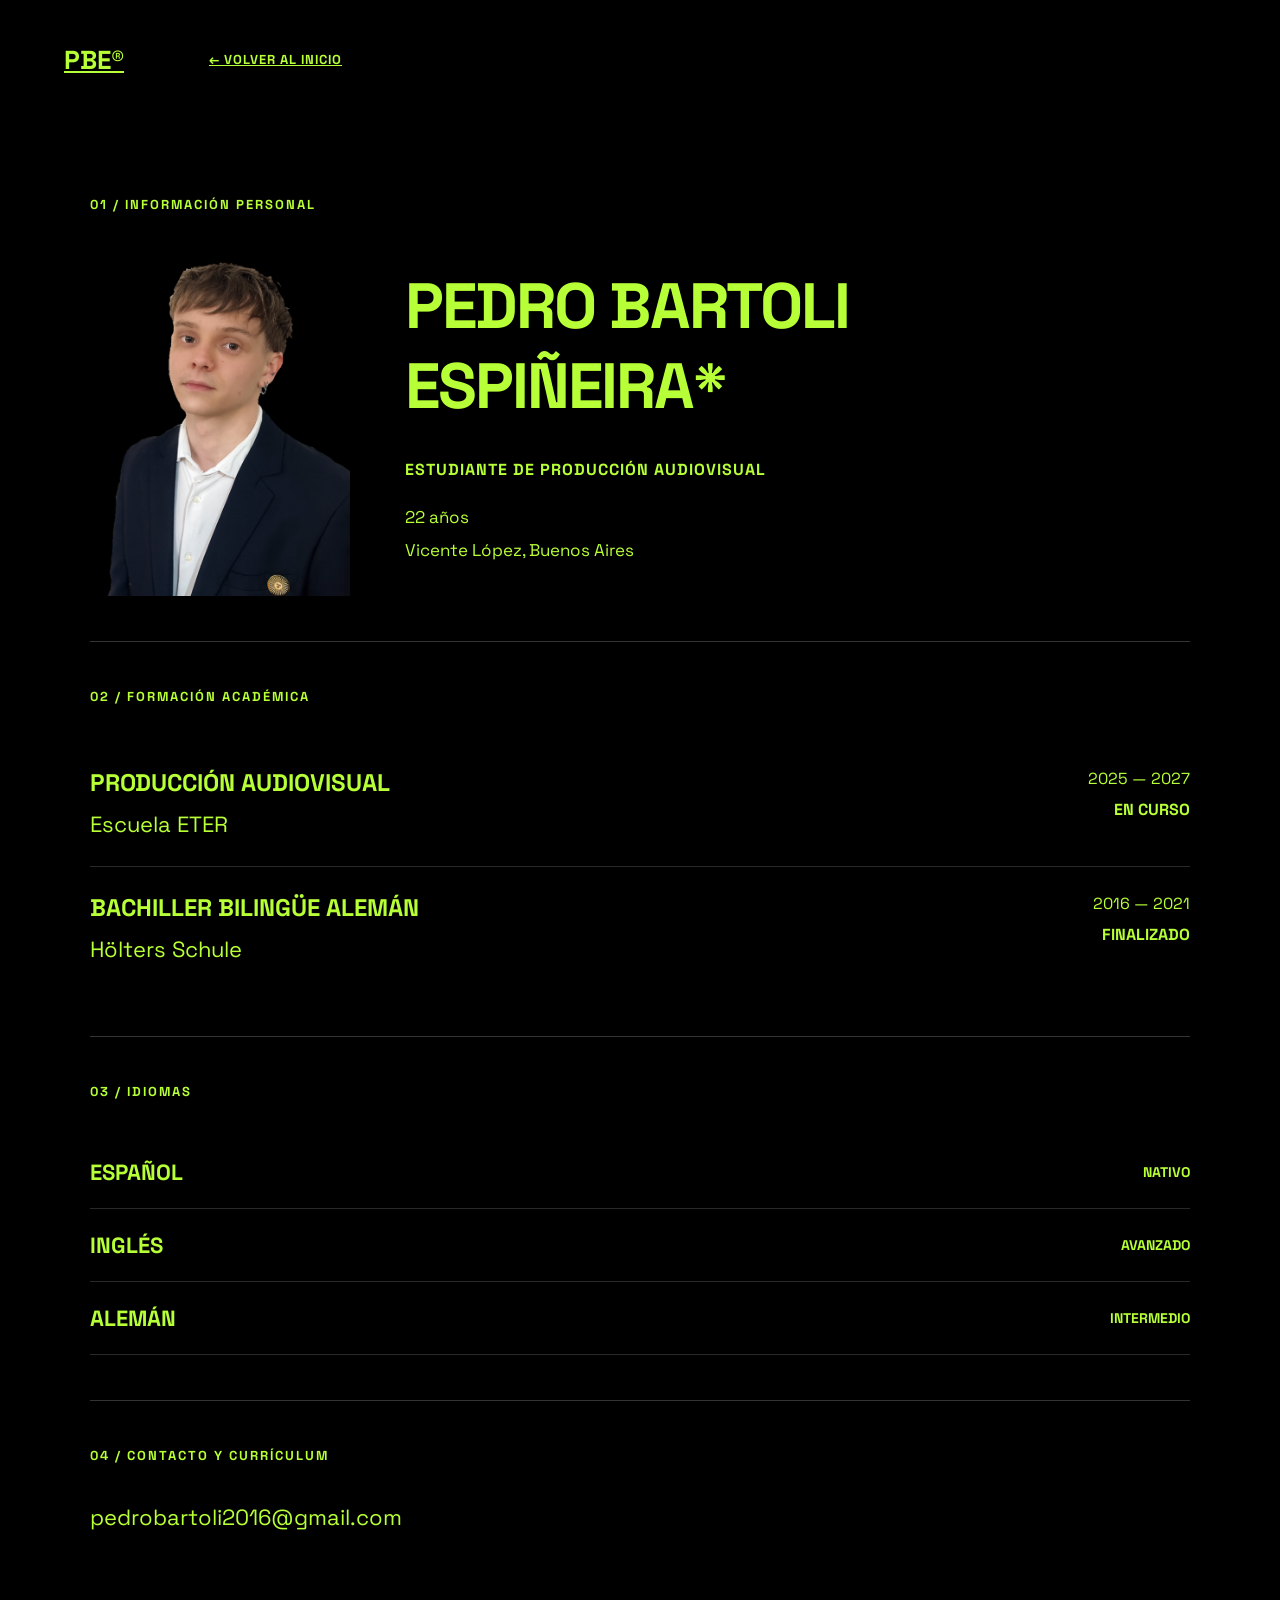
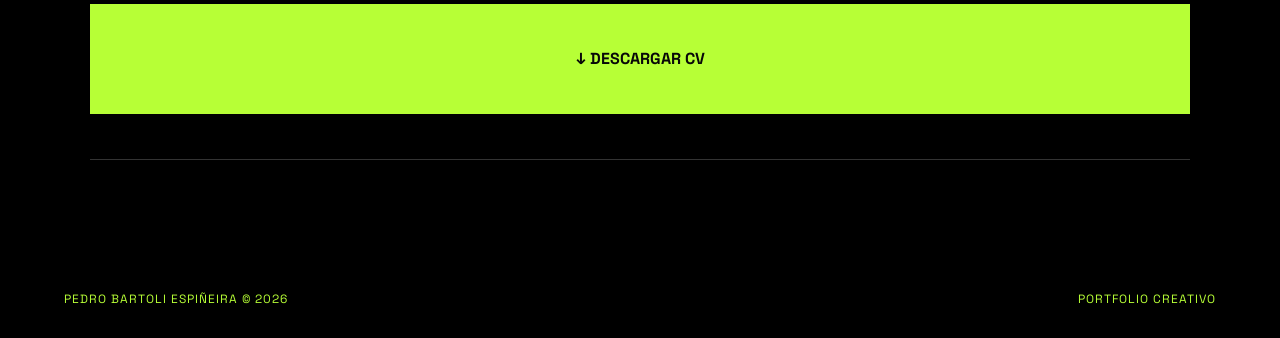
<file: sobre-mi.html>
<!DOCTYPE html>
<html lang="es">

<head>
    <meta charset="UTF-8">
    <meta name="viewport" content="width=device-width, initial-scale=1.0">

    <title>Sobre mí | Pedro Bartoli Espiñeira</title>

    <link rel="stylesheet" href="style.css">
</head>

<body class="pagina-sobre-mi">

    <!-- NAVEGACIÓN -->
    <nav class="nav-sobre-mi">

        <div class="nav-sobre-mi-izquierda">

            <a href="index.html" class="logo" aria-label="Volver al inicio">
                <span class="logo-letra">P</span><span class="logo-letra">B</span><span class="logo-letra">E</span><span class="logo-registrado">®</span>
            </a>

            <a href="index.html" class="volver-inicio-global">
                ← VOLVER AL INICIO
            </a>

        </div>

    </nav>

    <main class="sobre-mi-contenedor">

        <!-- 01 / INFORMACIÓN PERSONAL -->
        <section class="sobre-mi-seccion">

            <span class="sobre-mi-etiqueta">
                01 / INFORMACIÓN PERSONAL
            </span>

            <div class="sobre-mi-presentacion">

                <div class="sobre-mi-foto">
<img src="foto-perfil.jpg.png"                         alt="Fotografía de Pedro Bartoli Espiñeira"
                         onerror="this.style.display='none'">
                </div>

                <div class="sobre-mi-datos">

                    <h1>
                        PEDRO BARTOLI
                        <span>ESPIÑEIRA*</span>
                    </h1>

                    <h2>
                        ESTUDIANTE DE PRODUCCIÓN AUDIOVISUAL
                    </h2>

                    <p>22 años</p>
                    <p>Vicente López, Buenos Aires</p>

                </div>

            </div>

        </section>

        <!-- 02 / FORMACIÓN ACADÉMICA -->
        <section class="sobre-mi-seccion">

            <span class="sobre-mi-etiqueta">
                02 / FORMACIÓN ACADÉMICA
            </span>

            <div class="sobre-mi-estudio">

                <div>
                    <h3>PRODUCCIÓN AUDIOVISUAL</h3>
                    <p>Escuela ETER</p>
                </div>

                <div class="sobre-mi-estudio-estado">
                    <span>2025 — 2027</span>
                    <strong>EN CURSO</strong>
                </div>

            </div>

            <div class="sobre-mi-estudio">

                <div>
                    <h3>BACHILLER BILINGÜE ALEMÁN</h3>
                    <p>Hölters Schule</p>
                </div>

                <div class="sobre-mi-estudio-estado">
                    <span>2016 — 2021</span>
                    <strong>FINALIZADO</strong>
                </div>

            </div>

        </section>

        <!-- 03 / IDIOMAS -->
        <section class="sobre-mi-seccion">

            <span class="sobre-mi-etiqueta">
                03 / IDIOMAS
            </span>

            <div class="sobre-mi-idioma">
                <strong>ESPAÑOL</strong>
                <span>NATIVO</span>
            </div>

            <div class="sobre-mi-idioma">
                <strong>INGLÉS</strong>
                <span>AVANZADO</span>
            </div>

            <div class="sobre-mi-idioma">
                <strong>ALEMÁN</strong>
                <span>INTERMEDIO</span>
            </div>

        </section>

        <!-- 04 / CONTACTO Y CV -->
        <section class="sobre-mi-seccion">

            <span class="sobre-mi-etiqueta">
                04 / CONTACTO Y CURRÍCULUM
            </span>

            <a class="sobre-mi-correo"
               href="mailto:pedrobartoli2016@gmail.com">
                pedrobartoli2016@gmail.com
            </a>

            <a class="boton sobre-mi-descargar"
               href="cv-pedro-bartoli.pdf"
               download="CV-Pedro-Bartoli-Espineira.pdf">

                <span class="boton-texto">
                    ↓ DESCARGAR CV
                </span>

            </a>

        </section>

    </main>

    <footer class="footer">
        <span>PEDRO BARTOLI ESPIÑEIRA © 2026</span>
        <span>PORTFOLIO CREATIVO</span>
    </footer>

    <script src="moco.js" defer></script>

</body>
</html>
</file>
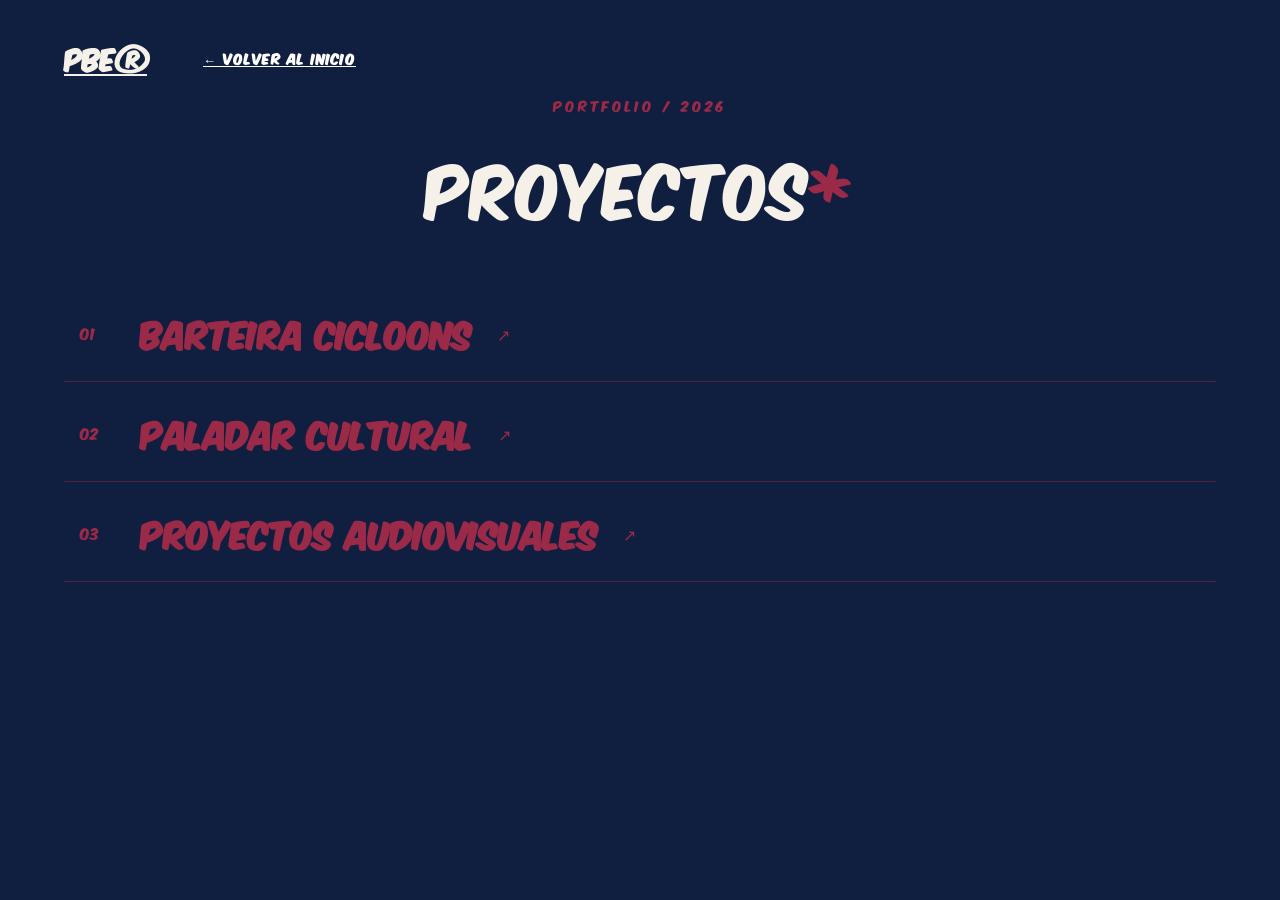
<file: portfolio/proyectos.html>
<!DOCTYPE html>
<html lang="es">

<head>
    <meta charset="UTF-8">
    <meta name="viewport" content="width=device-width, initial-scale=1.0">
    <title>Proyectos | Pedro Bartoli Espiñeira</title>
    <link rel="stylesheet" href="style.css">
</head>

<body class="pagina-proyectos">

    <!-- NAVEGACIÓN -->
    <nav class="nav-proyectos">

        <!-- LOGO Y BOTÓN VOLVER -->
        <div class="nav-proyectos-izquierda">

            <a href="index.html"
               class="logo"
               aria-label="Volver al inicio">

                <span class="logo-letra">P</span>
                <span class="logo-letra">B</span>
                <span class="logo-letra">E</span>
                <span class="logo-registrado">®</span>

            </a>

            <a href="index.html" class="volver-inicio-global">
                ← VOLVER AL INICIO
            </a>

        </div>

        <!-- ENLACES DE NAVEGACIÓN -->
        <div class="nav-links">
            <a href="index.html">INICIO</a>
            <a href="proyectos.html">PROYECTOS</a>
            <a href="contacto.html">CONTACTO</a>
        </div>

    </nav>

    <main>

        <!-- ENCABEZADO -->
        <section class="portal-proyectos">

            <span class="etiqueta">PORTFOLIO / 2026</span>

            <h1>
                PROYECTOS<span class="asterisco">*</span>
            </h1>

            <p class="portal-proyectos-descripcion">
                Una selección de mis trabajos en creación de
                contenido, producción y edición audiovisual.
            </p>

        </section>

        <!-- CATÁLOGO DE PROYECTOS -->
        <section id="proyectos" class="proyectos">

            <!-- BARTEIRA CICLOONS -->
            <a class="proyecto"
               href="https://www.youtube.com/@barteiracicloons"
               target="_blank"
               rel="noopener noreferrer">

                <span class="numero">01</span>

                <h2>BARTEIRA CICLOONS</h2>

                <span class="flecha">↗</span>

                <img
                    class="preview-proyecto"
                    src="barteira.jpg.png"
                    alt="Barteira Cicloons"
                >

            </a>

            <!-- PALADAR CULTURAL -->
            <a class="proyecto"
               href="https://www.youtube.com/playlist?list=PLbrC80T2OYqU"
               target="_blank"
               rel="noopener noreferrer">

                <span class="numero">02</span>

                <h2>PALADAR CULTURAL</h2>

                <span class="flecha">↗</span>

                <img
                    class="preview-proyecto"
                    src="paladar cultural.png"
                    alt="Paladar Cultural"
                >

            </a>

            <!-- PROYECTOS AUDIOVISUALES -->
            <a class="proyecto"
               href="audiovisual.html">

                <span class="numero">03</span>

                <h2>PROYECTOS AUDIOVISUALES</h2>

                <span class="flecha">↗</span>

                <img
                    class="preview-proyecto"
                    src="PROYECTOS FOTO.jpg"
                    alt="Proyectos audiovisuales"
                >

            </a>

        </section>

    </main>

    <!-- EFECTO DE MOCO -->
    <script src="moco.js" defer></script>

</body>
</html>
</file>
<file: style.css>
@import url('https://fonts.googleapis.com/css2?family=Space+Grotesk:wght@400;500;600;700&display=swap');

body { background-color: #91A9BD; color: #f5f0e8; font-family: Arial, sans-serif; margin: 0; padding: 60px; }

h1 { color: #f5f0e8; font-size: clamp(20px, 5.5vw, 85px); font-weight: 900; text-transform: uppercase; letter-spacing: -2px; line-height: 1; white-space: nowrap; margin-bottom: 45px; }

h2 { color: #781d36; font-size: 50px; text-transform: uppercase; }

p { font-size: 22px; }

::selection { background: #781d36; color: white; }

* { box-sizing: border-box; }

html { scroll-behavior: smooth; }

body { padding: 0; }

nav { display: flex; justify-content: space-between; align-items: center; padding: 25px 5%; background: #101014; }

.logo { font-size: 26px; font-weight: 900; color: #f5f0e8; }

.nav-links { display: flex; gap: 30px; }

.nav-links a { color: #f5f0e8; text-decoration: none; font-size: 13px; font-weight: bold; }

.nav-links a:hover { color: #a53250; }

.hero { background: #101f40; min-height: 75vh; padding: 100px 3%; display: flex; flex-direction: column; justify-content: center; overflow: hidden; }

.hero h1 { font-size: clamp(18px, 5.4vw, 85px); letter-spacing: -0.035em; white-space: nowrap; margin: 30px 0; }

.etiqueta { color: #c8a3ad; font-size: 13px; letter-spacing: 3px; }

.hero p { font-size: 17px; letter-spacing: 2px; }

.boton { display: inline-block; align-self: flex-start; background: #781d36; color: white; padding: 18px 28px; margin-top: 35px; text-decoration: none; font-weight: bold; transition: 0.3s; }

.boton:hover { background: #a53250; transform: translateY(-5px); }

.proyectos, .contacto { padding: 100px 5%; min-height: 350px; }

.asterisco { color: #f5f0e8; }

.contacto { background: #781d36; }

.contacto h2 { color: white; }

@media (max-width: 600px) { .nav-links { gap: 12px; }

.nav-links a { font-size: 10px; }

.hero { padding: 80px 3%; }

.hero h1 { font-size: 5.4vw; }

h2 { font-size: 36px; }

}

.proyectos-header { margin-bottom: 70px; }

.proyectos-header > span { color: #c8a3ad; font-size: 13px; letter-spacing: 3px; }

.proyectos-header h2 { font-size: clamp(60px, 9vw, 130px); margin: 15px 0; letter-spacing: -5px; }

.lista-proyectos { border-top: 1px solid #555; }

.proyecto { display: flex; align-items: center; gap: 25px; padding: 35px 15px; border-bottom: 1px solid #555; color: #f5f0e8; text-decoration: none; transition: all 0.35s ease; }

.proyecto:hover { background: #781d36; padding-left: 35px; }

.numero { font-size: 14px; color: #aaa; min-width: 35px; }

.proyecto h3 { font-size: clamp(18px, 2.5vw, 30px); letter-spacing: -1px; }

.proyecto { padding: 20px 15px; }

.proyectos-header h2 { font-size: clamp(40px, 6vw, 75px); }

.proyecto { position: relative; }

.proyecto { position: relative; overflow: hidden; isolation: isolate; }

.preview-proyecto { position: absolute; right: 0; top: 0; width: 48%; height: 100%; object-fit: cover; object-position: center; opacity: 0; pointer-events: none; border: none; transform: none; z-index: -1; -webkit-mask-image: linear-gradient( to right, transparent 0%, rgba(0,0,0,0.4) 25%, black 65% ); mask-image: linear-gradient( to right, transparent 0%, rgba(0,0,0,0.4) 25%, black 65% ); transition: opacity 0.4s ease; }

.proyecto:hover .preview-proyecto { opacity: 1; transform: none; }

.proyecto:hover { background: #781d36; }

.proyecto h3, .proyecto .numero, .proyecto .categoria, .proyecto .flecha { position: relative; z-index: 2; }

.portal-hero { background: #101f40; padding: 100px 5%; }

.portal-hero h1 { font-size: clamp(38px, 7vw, 100px); line-height: 0.95; letter-spacing: -3px; white-space: normal; margin: 35px 0; }

.portal-hero p { font-size: 18px; }

.catalogo { padding: 90px 5%; }

.catalogo-encabezado > span { color: #c8a3ad; font-size: 13px; letter-spacing: 2px; }

.catalogo-encabezado h2 { color: #f5f0e8; font-size: clamp(35px, 5vw, 65px); }

.catalogo-grid { display: grid; grid-template-columns: repeat(2, minmax(0, 1fr)); gap: 25px; margin-top: 40px; }

.corto-imagen { background: #781d36; height: 285px; padding: 25px; display: flex; flex-direction: column; justify-content: space-between; transition: filter 0.3s ease; }

.corto-imagen.segunda { background: #172b52; }

.corto-imagen span { font-size: 12px; letter-spacing: 2px; }

.corto-imagen h3 { font-size: clamp(28px, 4vw, 55px); letter-spacing: -2px; margin: 0; }

.corto:hover .corto-imagen { filter: brightness(0.8); }

.corto-info { display: flex; justify-content: space-between; align-items: center; gap: 15px; padding: 20px 0; border-bottom: 1px solid #555; }

.corto-info h3 { font-size: 20px; margin: 0; }

.corto-info span { font-size: 12px; }

@media (max-width: 700px) { .catalogo-grid { grid-template-columns: 1fr; }

.portal-hero { padding: 70px 5%; }

.corto-imagen { height: 240px; }

}

.fichas-audiovisuales { padding: 40px 5% 100px; }

.ficha-produccion { padding: 65px 0; border-top: 1px solid #555; scroll-margin-top: 100px; }

.ficha-produccion h2 { font-size: clamp(32px, 5vw, 65px); margin: 20px 0 30px; }

.ficha-produccion video { display: block; width: 100%; max-width: 900px; background: #000; aspect-ratio: 16 / 9; margin-bottom: 35px; }

.ficha-produccion h3 { color: #a53250; }

.corto-imagen { background-image: url("miniatura descorchazo.png"); background-size: cover; background-position: center; }

.corto-imagen.segunda { background-image: none; }

.corto-imagen.segunda { background-image: url("miniatura primera cita.png"); background-size: cover; background-position: center; }

.portal-hero { position: relative; background-image: linear-gradient( rgba(16, 31, 64, 0.45), rgba(16, 31, 64, 0.45) ), url("fondo audiovisual.png"); background-size: cover; background-position: center; background-repeat: no-repeat; background-color: #101f40; padding: 100px 5%; min-height: 480px; }

.portal-hero h1 { font-size: clamp(36px, 5.5vw, 75px); line-height: 1; letter-spacing: -2px; margin: 30px 0; }

.contacto { background: #781d36; padding: 110px 5%; }

.contacto h2 { color: #f5f0e8; font-size: clamp(42px, 8vw, 110px); line-height: 0.95; letter-spacing: -3px; margin: 35px 0; }

.contacto p { font-size: 19px; line-height: 1.6; max-width: 580px; }

.contacto-links { display: flex; flex-wrap: wrap; gap: 35px; margin-top: 60px; }

.contacto-links a { color: #f5f0e8; font-size: 16px; font-weight: bold; text-decoration: none; border-bottom: 1px solid #f5f0e8; padding-bottom: 10px; transition: 0.3s; }

.contacto-links a:hover { color: #101014; border-color: #101014; }

.footer { display: flex; justify-content: space-between; gap: 20px; flex-wrap: wrap; padding: 30px 5%; background: #101014; color: #aaa; font-size: 12px; letter-spacing: 1px; }

@media (max-width: 600px) { .contacto { padding: 80px 5%; }

.contacto h2 { letter-spacing: -1px; }

.contacto-links { gap: 25px; }

}

.nav-inicio { background-color: #101f40; }

.hero-botones { display: flex; flex-wrap: wrap; align-items: center; gap: 20px; margin-top: 35px; }

.hero-botones .boton { margin-top: 0; }

.boton-contacto { background: transparent; border: 2px solid #f5f0e8; color: #f5f0e8; padding: 16px 26px; }

.boton-contacto:hover { background: #f5f0e8; color: #101f40; }

.boton-contacto { background-color: #7030A0; border: 2px solid #7030A0; color: white; }

.boton-contacto:hover { background-color: #9250C5; border-color: #9250C5; color: white; }

.portal-contacto { background: #101f40; min-height: 100vh; padding: 100px 5%; }

.portal-contacto h1 { font-size: clamp(40px, 7vw, 95px); line-height: 0.95; letter-spacing: -3px; white-space: normal; margin: 35px 0; }

.portal-contacto p { font-size: 19px; line-height: 1.6; max-width: 600px; margin-bottom: 70px; }

.contacto-portal-links { border-top: 1px solid #777; }

.contacto-portal-links a { display: flex; justify-content: space-between; align-items: center; gap: 20px; padding: 30px 15px; border-bottom: 1px solid #777; color: #f5f0e8; text-decoration: none; transition: 0.3s; }

.contacto-portal-links a:hover { background: #7030A0; padding-left: 30px; }

.contacto-portal-links span { font-size: 13px; letter-spacing: 2px; }

.contacto-portal-links strong { font-size: 18px; }

.portal-proyectos { background-color: #101f40; padding: 100px 5% 75px; }

.portal-proyectos h1 { font-size: clamp(48px, 8vw, 110px); line-height: 1; letter-spacing: -4px; margin: 30px 0; }

.portal-proyectos-descripcion { font-size: 18px; line-height: 1.6; max-width: 580px; }

.proyectos .proyecto { min-height: 100px; padding: 20px 15px; }

.proyectos .proyecto h2 { font-size: clamp(20px, 3vw, 32px); margin: 0; }

.proyectos .preview-proyecto { max-width: 280px; max-height: 110px; object-fit: cover; }

.proyectos .proyecto { position: relative; border: 1px solid transparent; transition: border-color 0.3s ease, box-shadow 0.3s ease, background-color 0.3s ease; }

.proyectos .proyecto:hover { background-color: transparent; border-color: #a855f7; box-shadow: 0 0 10px rgba(168, 85, 247, 0.5), 0 0 25px rgba(168, 85, 247, 0.25), inset 0 0 12px rgba(168, 85, 247, 0.1); }

.boton, .proyecto, .contacto-portal-links a, .nav-links a { transition: border-color 0.3s ease, box-shadow 0.3s ease, background-color 0.3s ease; }

.boton:hover { background-color: transparent; color: #f5f0e8; border-color: #a855f7; box-shadow: 0 0 10px rgba(168, 85, 247, 0.6), 0 0 25px rgba(168, 85, 247, 0.3), inset 0 0 12px rgba(168, 85, 247, 0.1); }

.proyectos .proyecto:hover { background-color: transparent; border-color: #a855f7; box-shadow: 0 0 10px rgba(168, 85, 247, 0.6), 0 0 25px rgba(168, 85, 247, 0.3), inset 0 0 12px rgba(168, 85, 247, 0.1); }

.contacto-portal-links a:hover { background-color: transparent; border-color: #a855f7; box-shadow: 0 0 10px rgba(168, 85, 247, 0.6), 0 0 25px rgba(168, 85, 247, 0.3); }

.nav-links a { border: 1px solid transparent; padding: 8px 12px; }

.nav-links a:hover { color: #f5f0e8; border-color: #a855f7; box-shadow: 0 0 10px rgba(168, 85, 247, 0.6), 0 0 20px rgba(168, 85, 247, 0.3); }

.contacto-portal-links a { position: relative; overflow: hidden; isolation: isolate; min-height: 125px; }

.contacto-portal-links a span, .contacto-portal-links a strong { position: relative; z-index: 2; }

.contacto-preview { position: absolute; top: 0; right: 0; width: 48%; height: 100%; object-fit: cover; object-position: center; opacity: 0; transform: translateX(20px); -webkit-mask-image: linear-gradient( to right, transparent 0%, black 45%, black 100% ); mask-image: linear-gradient( to right, transparent 0%, black 45%, black 100% ); transition: opacity 0.4s ease, transform 0.4s ease; pointer-events: none; z-index: 0; }

.contacto-portal-links a:hover .contacto-preview { opacity: 1; transform: translateX(0); }

.contacto-portal-links a:hover { background-color: transparent; border-color: #a855f7; box-shadow: 0 0 10px rgba(168, 85, 247, 0.6), 0 0 25px rgba(168, 85, 247, 0.3), inset 0 0 12px rgba(168, 85, 247, 0.1); }

@media (max-width: 600px) { .contacto-preview { width: 65%; opacity: 0.18; transform: none; }

.contacto-portal-links a:hover .contacto-preview { opacity: 0.45; }

}

.contacto-portal-links a strong { display: none; }

.portal-contacto h1 { font-size: clamp(28px, 6vw, 85px); white-space: nowrap; letter-spacing: -3px; }

:root { --azul: #101f40; --blanco: #f5f0e8; --bordo: #9b2948; --violeta: #a855f7; }

html, body, main { background-color: var(--azul); color: var(--blanco); }

nav, .nav-inicio { background-color: var(--azul); }

nav a, .nav-links a, .logo { color: var(--blanco); }

.hero, .proyectos, .portal-proyectos, .portal-contacto, .portal-hero, .catalogo, .fichas-audiovisuales, .ficha-produccion, .contacto, .footer { background-color: var(--azul); color: var(--blanco); }

h1, h2, h3, p { color: var(--blanco); }

.etiqueta, .numero, .asterisco, .flecha { color: var(--bordo); }

.proyectos .proyecto h2 { color: var(--bordo); }

.boton { background-color: var(--bordo); border: 2px solid var(--bordo); color: var(--blanco); }

.boton-contacto { background-color: #7030a0; border-color: #7030a0; color: var(--blanco); }

.contacto-portal-links a { background-color: transparent; color: var(--blanco); }

.boton:hover, .proyectos .proyecto:hover, .contacto-portal-links a:hover, .nav-links a:hover { border-color: var(--violeta); box-shadow: 0 0 10px rgba(168, 85, 247, 0.6), 0 0 25px rgba(168, 85, 247, 0.3), inset 0 0 12px rgba(168, 85, 247, 0.1); }

.destacado { color: #9b2948; }

:root { --alto-opcion: 100px; --espaciado-opcion: 20px 15px; }

.proyectos .proyecto, .contacto-portal-links a { min-height: var(--alto-opcion); padding: var(--espaciado-opcion); box-sizing: border-box; }

.proyectos .proyecto h2 { font-size: clamp(20px, 3vw, 32px); }

.contacto-portal-links a span { font-size: 13px; letter-spacing: 2px; }

.contacto-preview { height: 100%; }

.hero-botones .boton { min-height: 52px; padding: 14px 24px; box-sizing: border-box; display: inline-flex; align-items: center; justify-content: center; font-size: 14px; font-weight: 700; }

.nav-links a { padding: 10px 14px; font-size: 13px; }

.logo { display: inline-flex; align-items: baseline; font-size: 26px; font-weight: 900; color: #f5f0e8; white-space: nowrap; }

.logo-letra { display: inline-block; color: #f5f0e8; transform-origin: center bottom; animation: pbeSecuencia 3s ease-in-out infinite; }

.logo-letra:nth-child(1) { animation-delay: 0s; }

.logo-letra:nth-child(2) { animation-delay: 1s; }

.logo-letra:nth-child(3) { animation-delay: 2s; }

.logo-registrado { color: #f5f0e8; }

@keyframes pbeSecuencia { 0%, 30%, 100% { color: #f5f0e8; transform: scale(1); }

15% { color: #e63946; transform: scale(1.154); text-shadow: 0 0 12px rgba(230, 57, 70, 0.5); }

}

.logo::after { content: none; }

@media (prefers-reduced-motion: reduce) { .logo-letra { animation: none; }

}

.nav-inicio { padding: 25px 5% 10px; }

#inicio.hero { min-height: auto; padding: 65px 3% 90px; justify-content: flex-start; }

#inicio.hero h1 { margin-top: 22px; margin-bottom: 25px; }

#inicio .hero-botones { margin-top: 30px; }

@media (max-width: 600px) { #inicio.hero { padding: 45px 5% 70px; }

#inicio.hero h1 { margin-top: 20px; }

}

.nav-inicio { padding-top: 25px; padding-bottom: 0; }

#inicio.hero { min-height: auto; padding: 12px 3% 70px; justify-content: flex-start; }

#inicio.hero h1 { margin-top: 0; margin-bottom: 25px; }

@media (max-width: 600px) { #inicio.hero { padding: 12px 5% 55px; }

}

#inicio.hero h1 { font-family: 'Space Grotesk', Arial, sans-serif; font-weight: normal; }

#inicio.hero { display: flex; flex-direction: column; align-items: center; justify-content: center; text-align: center; min-height: 65vh; padding: 50px 5%; }

#inicio.hero h1 { font-family: 'Space Grotesk', Arial, sans-serif; font-weight: normal; font-size: clamp(28px, 5vw, 70px); white-space: normal; line-height: 1.15; margin: 0 0 25px; }

#inicio.hero p { color: #9b2948; text-align: center; margin: 0; }

#inicio .hero-botones { display: flex; justify-content: center; align-items: center; gap: 15px; margin-top: 35px; }

@media (max-width: 600px) { #inicio.hero { min-height: 60vh; padding: 40px 5%; }

#inicio .hero-botones { flex-wrap: wrap; }

}

.nav-inicio { padding-top: 20px; padding-bottom: 0; }

#inicio.hero { min-height: auto; padding: 15px 5% 70px; display: flex; flex-direction: column; align-items: center; justify-content: flex-start; text-align: center; }

#inicio.hero h1 { margin-top: 0; margin-bottom: 25px; }

.pagina-especificaciones { background: #101f40; color: #f5f0e8; }

.pagina-especificaciones .logo { text-decoration: none; }

.spec-main { width: 100%; min-height: 80vh; padding: 15px 5% 70px; }

.spec-header { text-align: center; margin-bottom: 30px; }

.spec-etiqueta { color: #9b2948; font-size: 12px; font-weight: 700; letter-spacing: 3px; margin-bottom: 14px; }

.spec-header h1 { color: #f5f0e8; font-size: clamp(30px, 5vw, 65px); font-weight: 900; line-height: 1.1; margin: 0 0 15px; }

.spec-subtitulo { color: #9b2948; font-size: 13px; font-weight: 700; letter-spacing: 2px; }

.spec-ronda { display: flex; flex-direction: column; align-items: center; }

.spec-circulo { --radio: 240px; width: 620px; height: 620px; max-width: 100%; position: relative; margin: 0 auto; border-radius: 50%; }

.spec-circulo::before { content: ""; position: absolute; width: calc(var(--radio) * 2); height: calc(var(--radio) * 2); top: 50%; left: 50%; transform: translate(-50%, -50%); border: 1px dashed rgba(245, 240, 232, 0.22); border-radius: 50%; pointer-events: none; }

.spec-centro { position: absolute; width: 250px; height: 250px; top: 50%; left: 50%; transform: translate(-50%, -50%); background: #172b53; border: 2px solid #9b2948; border-radius: 50%; box-shadow: 0 0 35px rgba(155, 41, 72, 0.15); display: flex; align-items: center; justify-content: center; text-align: center; padding: 25px; z-index: 2; }

.spec-centro-contenido { width: 100%; }

#spec-categoria { display: block; font-size: 10px; color: #d17a96; font-weight: 700; letter-spacing: 1.5px; margin-bottom: 12px; }

#spec-nombre { font-size: clamp(17px, 2vw, 24px); color: #f5f0e8; line-height: 1.1; margin: 0 0 12px; overflow-wrap: anywhere; }

#spec-descripcion { font-size: 12px; line-height: 1.5; color: #c4c9d5; margin: 0; }

.spec-app { --angulo: calc(var(--pos) * 360deg / 7 - 90deg); position: absolute; top: 50%; left: 50%; width: 110px; min-height: 110px; transform: translate(-50%, -50%) rotate(var(--angulo)) translateX(var(--radio)) rotate(calc(-1 * var(--angulo))); background: transparent; border: 0; padding: 5px; cursor: pointer; display: flex; flex-direction: column; align-items: center; justify-content: center; gap: 8px; color: #f5f0e8; z-index: 3; }

.spec-icono { width: 76px; height: 76px; border-radius: 50%; border: 2px solid rgba(245, 240, 232, 0.55); display: flex; align-items: center; justify-content: center; font-size: 27px; font-weight: 900; color: white; transition: transform 0.3s ease, box-shadow 0.3s ease, border-color 0.3s ease; }

.spec-app-nombre { font-size: 10px; font-weight: 800; letter-spacing: 0.5px; text-align: center; white-space: nowrap; }

.spec-icono.premiere { background: #362879; color: #d4c4ff; }

.spec-icono.after { background: #403082; color: #d4c4ff; }

.spec-icono.audition { background: #273a83; color: #c2d5ff; }

.spec-icono.davinci { background: #24506a; }

.spec-icono.capcut { background: #303448; }

.spec-icono.canva { background: #146d87; }

.spec-icono.ia { background: #9b2948; }

.spec-app:hover .spec-icono, .spec-app:focus-visible .spec-icono, .spec-app.activa .spec-icono { transform: scale(1.18); border-color: #a855f7; box-shadow: 0 0 20px rgba(168, 85, 247, 0.55); }

.spec-app:focus-visible { outline: 2px solid #a855f7; outline-offset: 5px; }

.spec-ayuda { color: #8d9bb6; font-size: 11px; letter-spacing: 1.5px; text-align: center; margin-top: 5px; }

.spec-volver { margin-top: 55px; }

.spec-volver a { color: #f5f0e8; text-decoration: none; font-size: 13px; font-weight: 800; transition: color 0.3s; }

.spec-volver a:hover { color: #9b2948; }

@media (max-width: 700px) { .spec-circulo { --radio: 175px; width: 460px; height: 460px; }

.spec-centro { width: 190px; height: 190px; padding: 18px; }

#spec-nombre { font-size: 17px; }

#spec-descripcion { font-size: 10px; }

.spec-app { width: 85px; min-height: 85px; }

.spec-icono { width: 57px; height: 57px; font-size: 21px; }

.spec-app-nombre { font-size: 8px; }

}

@media (max-width: 480px) { .spec-main { padding-left: 3%; padding-right: 3%; }

.spec-header h1 { font-size: 28px; }

.spec-circulo { --radio: min(37vw, 145px); width: 100%; height: 360px; }

.spec-centro { width: 150px; height: 150px; padding: 14px; }

#spec-categoria { font-size: 8px; margin-bottom: 7px; }

#spec-nombre { font-size: 14px; margin-bottom: 7px; }

#spec-descripcion { font-size: 9px; line-height: 1.3; }

.spec-app { width: 65px; min-height: 65px; gap: 5px; }

.spec-icono { width: 47px; height: 47px; font-size: 17px; }

.spec-app-nombre { font-size: 7px; letter-spacing: 0; }

.spec-ayuda { font-size: 9px; padding: 0 15px; }

}

@media (prefers-reduced-motion: reduce) { .spec-icono { transition: none; }

}

#inicio .hero-botones { display: flex; justify-content: center; align-items: center; flex-wrap: wrap; gap: 12px; }

.pagina-especificaciones .spec-logo-img { width: 64px; height: 64px; object-fit: contain; display: block; margin: 0 auto 8px; padding: 0; background: transparent; border: none; border-radius: 0; box-shadow: none; }

.pagina-especificaciones .spec-logo-img { width: 68px; height: 68px; border-radius: 50%; object-fit: contain; display: block; margin: 0 auto 8px; padding: 9px; box-sizing: border-box; background-color: #182b50; border: 2px solid rgba(245, 240, 232, 0.25); transition: transform 0.3s ease, border-color 0.3s ease, box-shadow 0.3s ease; }

.pagina-especificaciones .spec-app:hover .spec-logo-img, .pagina-especificaciones .spec-app.activa .spec-logo-img { transform: scale(1.12); border-color: #a855f7; box-shadow: 0 0 18px rgba(168, 85, 247, 0.35); }

.pagina-especificaciones .spec-icono.ia { width: 68px; height: 68px; border-radius: 50%; box-sizing: border-box; margin: 0 auto 8px; border: 2px solid rgba(245, 240, 232, 0.25); }

#inicio .hero-botones a[href="especificaciones.html"] { background-color: #2e9b57; color: #ffffff; border-color: #2e9b57; }

#inicio .hero-botones a[href="especificaciones.html"]:hover { background-color: #39c46c; border-color: #39c46c; color: #ffffff; transform: translateY(-4px); }

#inicio.hero > p { font-family: 'Space Grotesk', sans-serif; font-size: 16px; letter-spacing: 1px; }

html, body, button, input, textarea, select { font-family: 'Space Grotesk', sans-serif; }

body * { font-family: inherit; }

p, span, a, button { line-height: 1.5; }

#inicio .hero-botones { display: flex; justify-content: center; align-items: center; flex-wrap: wrap; gap: 22px; margin-top: 30px; }

#inicio .hero-botones .boton { width: 205px; height: 390px; display: flex; align-items: center; justify-content: center; padding: 20px; box-sizing: border-box; text-align: center; line-height: 1.5; border-radius: 16px; transition: transform 0.3s ease, box-shadow 0.3s ease; }

#inicio .hero-botones .boton:hover { transform: translateY(-8px) scale(1.04); box-shadow: 0 12px 25px rgba(0, 0, 0, 0.3); }

@media (max-width: 600px) { #inicio .hero-botones .boton { width: 160px; height: 300px; padding: 12px; font-size: 12px; }

}

#inicio .hero-botones { display: grid; grid-template-columns: repeat(3, minmax(0, 1fr)); width: 100%; max-width: none; gap: 2cm; margin-top: 35px; padding: 0; box-sizing: border-box; }

#inicio .hero-botones .boton { width: 100%; height: auto; aspect-ratio: 0.68; display: flex; align-items: center; justify-content: center; padding: 20px; box-sizing: border-box; border-radius: 18px; text-align: center; font-size: clamp(13px, 1.5vw, 23px); line-height: 1.5; transition: transform 0.3s ease, box-shadow 0.3s ease; }

#inicio .hero-botones .boton:hover { transform: translateY(-10px) scale(1.02); box-shadow: 0 18px 35px rgba(0, 0, 0, 0.35); }

#inicio.hero { width: 100%; max-width: none; box-sizing: border-box; padding-left: 3%; padding-right: 3%; }

@media (max-width: 700px) { #inicio .hero-botones { grid-template-columns: 1fr; gap: 22px; max-width: 450px; }

#inicio .hero-botones .boton { aspect-ratio: 0.8; font-size: 18px; }

}

#inicio.hero { padding-left: 1%; padding-right: 1%; }

#inicio .hero-botones { display: grid; grid-template-columns: repeat(3, minmax(0, 1fr)); width: 100%; max-width: none; gap: 20px; margin-top: 35px; }

#inicio .hero-botones .boton { width: 100%; height: auto; aspect-ratio: 1.7; padding: 20px; box-sizing: border-box; border-radius: 18px; display: flex; align-items: center; justify-content: center; text-align: center; font-size: clamp(13px, 1.5vw, 23px); }

@media (max-width: 700px) { #inicio .hero-botones { grid-template-columns: 1fr; gap: 20px; }

#inicio .hero-botones .boton { aspect-ratio: 1.7; }

}

#inicio.hero { overflow: visible; }

#inicio .hero-botones, #inicio .hero-botones .boton { overflow: visible; }

#inicio .hero-botones .boton { position: relative; isolation: isolate; }

#inicio .hero-botones .boton::before, #inicio .hero-botones .boton::after { content: none !important; }

#inicio .hero-botones .moco-gota, #inicio .hero-botones .moco-lateral, #inicio .hero-botones .moco-recorrido { display: none !important; }

#inicio .hero-botones .moco-unido { position: absolute; left: -12px; top: -12px; width: calc(100% + 24px); height: calc(100% + 135px); overflow: visible; pointer-events: none; z-index: 2; opacity: 0; transition: opacity .25s ease; }

#inicio .hero-botones .boton:hover .moco-unido, #inicio .hero-botones .boton:focus-visible .moco-unido { opacity: 1; }

#inicio .hero-botones .boton-texto { position: relative; z-index: 3; }

body { background-color: #91A9BD; }

.moco-interactivo { position: relative; isolation: isolate; overflow: visible; }

.moco-interactivo > .moco-unido { position: absolute; left: -28px; top: -28px; width: calc(100% + 56px); height: calc(100% + 163px); overflow: visible; pointer-events: none; z-index: 2; opacity: 0; transition: opacity .25s ease; }

.moco-interactivo:hover > .moco-unido, .moco-interactivo:focus-visible > .moco-unido, .moco-interactivo:focus-within > .moco-unido { opacity: 1; }

.moco-interactivo > :not(.moco-unido) { position: relative; z-index: 3; }

.software-icon, .software-item { position: absolute; }

.software-icon.moco-activo, .software-item.moco-activo { position: absolute; }

.pagina-especificaciones .spec-circulo .spec-app { position: absolute; }

.pagina-especificaciones .spec-app > .moco-unido { position: absolute; pointer-events: none; }

.pagina-especificaciones .spec-app .spec-icono, .pagina-especificaciones .spec-app .spec-app-nombre { position: relative; z-index: 1; }

.pagina-especificaciones .spec-circulo .spec-app { position: absolute !important; }

.pagina-contacto .spec-volver { display: flex; justify-content: center; margin: 50px auto 35px; }

.pagina-contacto .spec-volver a { display: inline-block; text-decoration: none; color: #101f40; font-weight: 700; letter-spacing: 1px; padding: 12px 22px; border: 2px solid #101f40; border-radius: 8px; transition: background-color 0.3s, color 0.3s; }

.pagina-contacto .spec-volver a:hover { background-color: #101f40; color: #f5f0e8; }

.pagina-contacto .nav-contacto { display: flex; align-items: center; justify-content: space-between; gap: 24px; }

.pagina-contacto .nav-contacto-izquierda { display: flex; align-items: center; gap: 24px; min-width: 0; }

.pagina-contacto .contacto-volver { display: inline-flex; align-items: center; justify-content: center; position: relative; color: #101f40; text-decoration: none; font-size: 12px; font-weight: 700; letter-spacing: 1px; padding: 10px 16px; border: 2px solid #101f40; border-radius: 8px; white-space: nowrap; transition: background-color 0.3s ease, color 0.3s ease; }

.pagina-contacto .contacto-volver:hover { background-color: #101f40; color: #f5f0e8; }

.pagina-contacto .nav-links { display: flex; align-items: center; gap: 24px; }

@media (max-width: 760px) { .pagina-contacto .nav-contacto { flex-wrap: wrap; gap: 16px; }

.pagina-contacto .nav-contacto-izquierda { gap: 12px; }

.pagina-contacto .contacto-volver { font-size: 10px; padding: 8px 10px; }

.pagina-contacto .nav-links { width: 100%; flex-wrap: wrap; gap: 16px; }

}

.volver-inicio-global { display: inline-flex; align-items: center; justify-content: center; position: relative; padding: 10px 16px; margin-left: 24px; border: 2px solid #101f40; border-radius: 8px; color: #101f40; text-decoration: none; font-size: 12px; font-weight: 700; letter-spacing: 1px; white-space: nowrap; transition: background-color 0.3s ease, color 0.3s ease; }

.volver-inicio-global:hover { background-color: #101f40; color: #f5f0e8; }

nav:has(> .volver-inicio-global) { display: flex; align-items: center; }

@media (max-width: 600px) { .volver-inicio-global { margin-left: 12px; padding: 8px 10px; font-size: 10px; }

}

.pagina-audiovisuales .nav-audiovisuales { display: flex; align-items: center; justify-content: space-between; gap: 24px; }

.pagina-audiovisuales .nav-audiovisuales-izquierda { display: flex; align-items: center; gap: 16px; }

.pagina-audiovisuales .volver-inicio-global { margin-left: 0; }

@media (max-width: 760px) { .pagina-audiovisuales .nav-audiovisuales { flex-wrap: wrap; }

.pagina-audiovisuales .nav-links { width: 100%; display: flex; flex-wrap: wrap; gap: 16px; }

}

.pagina-contacto .nav-contacto { display: flex; align-items: center; justify-content: space-between; gap: 24px; }

.pagina-contacto .nav-contacto-izquierda { display: flex; align-items: center; gap: 16px; }

.pagina-contacto .volver-inicio-global { margin-left: 0; }

@media (max-width: 760px) { .pagina-contacto .nav-contacto { flex-wrap: wrap; }

.pagina-contacto .nav-links { width: 100%; display: flex; flex-wrap: wrap; gap: 16px; }

}

.pagina-especificaciones .nav-spec { display: flex; align-items: center; justify-content: flex-start; }

.pagina-especificaciones .nav-spec-izquierda { display: flex; align-items: center; gap: 16px; }

.pagina-especificaciones .volver-inicio-global { margin-left: 0; }

.pagina-especificaciones .spec-circulo .spec-app { position: absolute !important; }

@media (max-width: 600px) { .pagina-especificaciones .nav-spec-izquierda { gap: 12px; }

.pagina-especificaciones .volver-inicio-global { font-size: 10px; padding: 8px 10px; }

}

.pagina-proyectos .nav-proyectos { display: flex; align-items: center; justify-content: space-between; gap: 24px; }

.pagina-proyectos .nav-proyectos-izquierda { display: flex; align-items: center; gap: 16px; }

.pagina-proyectos .volver-inicio-global { margin-left: 0; }

@media (max-width: 760px) { .pagina-proyectos .nav-proyectos { flex-wrap: wrap; }

.pagina-proyectos .nav-links { width: 100%; display: flex; flex-wrap: wrap; gap: 16px; }

}

.pagina-proyectos .proyectos .proyecto:hover, .pagina-contacto .contacto-portal-links a:hover { border-color: transparent !important; box-shadow: none !important; background-color: transparent !important; }

.pagina-proyectos .proyectos .proyecto:hover, .pagina-contacto .contacto-portal-links a:hover { padding-left: 15px !important; transform: none !important; }

.pagina-proyectos .proyecto:hover .preview-proyecto, .pagina-contacto .contacto-portal-links a:hover .contacto-preview { opacity: 1; }

.nav-links a:hover { border-color: transparent !important; box-shadow: none !important; }

.moco-interactivo > .moco-unido { opacity: 0; }

.moco-interactivo:hover > .moco-unido, .moco-interactivo:focus-visible > .moco-unido, .moco-interactivo:focus-within > .moco-unido { opacity: 1; }

.pagina-contacto .contacto-portal-links a { min-height: 100px; height: 100px; padding: 20px 15px; box-sizing: border-box; margin: 0; }

.volver-inicio-global { background-color: #70ed25 !important; color: #101f40 !important; border: 2px solid #70ed25 !important; opacity: 1 !important; visibility: visible !important; }

.volver-inicio-global:hover { background-color: #70ed25 !important; color: #101f40 !important; }

.volver-inicio-global, .volver-inicio-global:hover { background: transparent !important; border: none !important; box-shadow: none !important; color: #ffffff !important; text-decoration: underline !important; opacity: 1 !important; visibility: visible !important; padding: 0 !important; }

.volver-inicio-global { margin-left: 40px !important; }

nav .logo { font-size: 26px !important; font-weight: 900; white-space: nowrap; }

nav .nav-links a { font-size: 13px !important; padding: 10px 14px !important; line-height: 1.5 !important; }

nav .volver-inicio-global { font-size: 13px !important; line-height: 1.5 !important; margin-left: 40px !important; padding: 0 !important; color: #ffffff !important; background: transparent !important; border: none !important; box-shadow: none !important; text-decoration: underline !important; }

nav { min-height: 90px; align-items: center; }

.moco-interactivo { position: relative; isolation: isolate; }

.moco-interactivo > .moco-unido { pointer-events: none; opacity: 0; transition: opacity 0.25s ease; }

.moco-interactivo:hover > .moco-unido { opacity: 1; }

.moco-interactivo:hover { box-shadow: none !important; border-color: transparent !important; }

.proyectos .proyecto.moco-interactivo:hover, .contacto-portal-links a.moco-interactivo:hover { padding-left: 15px !important; transform: none !important; }

.pagina-contacto .contacto-portal-links a.moco-interactivo { position: relative; overflow: visible !important; isolation: isolate; }

.pagina-contacto .contacto-portal-links a.moco-interactivo > .moco-unido { display: block !important; visibility: visible !important; opacity: 0; z-index: 5; pointer-events: none; }

.pagina-contacto .contacto-portal-links a.moco-interactivo:hover > .moco-unido { opacity: 1 !important; }

nav { margin-bottom: 0 !important; padding-bottom: 0 !important; }

#inicio.hero { padding-top: 0 !important; }

.portal-proyectos { padding-top: 0 !important; }

.portal-contacto { padding-top: 0 !important; }

.portal-hero { padding-top: 0 !important; }

.spec-main { padding-top: 0 !important; }

#inicio.hero h1, .portal-proyectos h1, .portal-contacto h1, .portal-hero h1, .pagina-especificaciones .spec-header h1 { font-family: 'Space Grotesk', Arial, sans-serif !important; font-size: clamp(30px, 5vw, 65px) !important; font-weight: normal !important; line-height: 1.15 !important; letter-spacing: 0 !important; text-align: center !important; width: 100% !important; max-width: 100% !important; margin: 20px auto 30px !important; white-space: normal !important; }

.portal-proyectos, .portal-contacto, .portal-hero, .pagina-especificaciones .spec-header { text-align: center; }

@media (max-width: 600px) { #inicio.hero h1, .portal-proyectos h1, .portal-contacto h1, .portal-hero h1, .pagina-especificaciones .spec-header h1 { font-size: 30px !important; }

}

.pagina-proyectos .portal-proyectos-descripcion { display: none !important; }

.pagina-proyectos .nav-links { display: none !important; }

.pagina-proyectos .lista-proyectos { border-top: 1px solid rgba(155, 41, 72, 0.45) !important; }

.pagina-proyectos .proyectos .proyecto { border-bottom: 1px solid rgba(155, 41, 72, 0.45) !important; }

.pagina-proyectos .nav-proyectos-izquierda { display: flex !important; align-items: center; }

.pagina-proyectos .portal-proyectos { padding-bottom: 10px !important; }

.pagina-proyectos .proyectos { padding-top: 10px !important; }

.pagina-proyectos .lista-proyectos { border-top: 1px solid rgba(155, 41, 72, 0.6) !important; }

.pagina-proyectos .proyecto { border-bottom: 1px solid rgba(155, 41, 72, 0.6) !important; }

.pagina-proyectos .proyecto { position: relative; }

.pagina-proyectos .proyecto .preview-proyecto { position: absolute !important; top: 0 !important; right: 0 !important; left: auto !important; width: 280px !important; height: 100% !important; object-fit: cover; object-position: center; margin: 0 !important; transform: none !important; }

.pagina-proyectos .proyecto .numero, .pagina-proyectos .proyecto h2, .pagina-proyectos .proyecto .flecha { position: relative; z-index: 3; }

html, body, body::before, body::after { background-color: #000000 !important; }

body { background-image: none !important; }

:root { --azul: #000000; }

html, body, main, nav, .nav-inicio, .hero, #inicio.hero, .proyectos, .portal-proyectos, .portal-contacto, .portal-hero, .catalogo, .fichas-audiovisuales, .ficha-produccion, .contacto, .footer, .pagina-especificaciones, .spec-main { background-color: #000000 !important; }

.hero, #inicio.hero, .portal-hero { background-image: none !important; }

#inicio .hero-botones .boton, #inicio .hero-botones a[href="especificaciones.html"] { background: #000000 !important; color: #B7FF36 !important; border: 1px solid #B7FF36 !important; box-shadow: none !important; transition: background-color 0.3s ease, color 0.3s ease, border-color 0.3s ease, transform 0.3s ease; }

#inicio .hero-botones .boton:hover, #inicio .hero-botones a[href="especificaciones.html"]:hover { background: #B7FF36 !important; color: #000000 !important; border-color: #B7FF36 !important; box-shadow: none !important; transform: translateY(-5px); }

#inicio .hero-botones .boton:hover .boton-texto { color: #000000 !important; }

:root { --verde-lima: #B7FF36; }

body, h1, h2, h3, h4, h5, h6, p, span, a, strong, small, label, li, button, .logo, .logo-letra, .logo-registrado, .etiqueta, .numero, .flecha, .spec-app-nombre, .spec-etiqueta, .spec-subtitulo, .spec-ayuda, #spec-categoria, #spec-nombre, #spec-descripcion { color: var(--verde-lima) !important; }

a:visited { color: var(--verde-lima); }

#inicio .hero-botones .boton, #inicio .hero-botones .boton * { color: var(--verde-lima) !important; }

#inicio .hero-botones .boton:hover, #inicio .hero-botones .boton:hover * { color: #000000 !important; }

.volver-inicio-global:hover { color: #000000 !important; }



/* EVITAR DESPLAZAMIENTO INNECESARIO */



html, body {

    width: 100%;

    max-width: 100%;

    overflow-x: clip;

}



/* OCULTAR BARRAS SIN BLOQUEAR EL SCROLL */

html {

    scrollbar-width: none;

}



html::-webkit-scrollbar,

body::-webkit-scrollbar {

    display: none;

}



/* DESPLEGABLES DE PROYECTOS */



.proyecto-contenedor {

    width: 100%;

    position: relative;

}



.proyecto-desplegable {

    display: flex;

    width: 100%;

    box-sizing: border-box;

    background: transparent;

    color: #B7FF36;

    border: 0;

    border-bottom: 1px solid #9b2948;

    border-radius: 0;

    font: inherit;

    text-align: left;

    cursor: pointer;

    -webkit-appearance: none;

    appearance: none;

}



.proyecto-desplegable h2,

.proyecto-desplegable .numero,

.proyecto-desplegable .flecha {

    color: #B7FF36;

}



.proyecto-desplegable .flecha {

    transition: transform .25s ease;

}



.proyecto-desplegable[aria-expanded="true"] .flecha {

    transform: rotate(90deg);

}



.proyecto-detalle {

    padding: 18px 24px 30px 76px;

    background: #000;

    color: #B7FF36;

    border-bottom: 1px solid #B7FF36;

}



.proyecto-detalle[hidden] {

    display: none !important;

}



.proyecto-detalle p {

    max-width: 680px;

    margin: 0 0 22px;

    line-height: 1.7;

    color: #B7FF36;

}



.proyecto-enlace {

    display: inline-block;

    padding: 12px 20px;

    background: #000;

    color: #B7FF36 !important;

    border: 1px solid #B7FF36;

    border-radius: 8px;

    text-decoration: none;

    font-weight: 700;

    transition: background .25s, color .25s;

}



.proyecto-enlace:hover {

    background: #B7FF36;

    color: #000 !important;

}



@media (max-width: 600px) {

    .proyecto-detalle {

        padding: 18px 16px 26px;

    }

}



/* ESPACIO ENTRE MOCO Y DESCRIPCIÓN */



.proyecto-detalle {

    padding-top: 90px !important;

}



/* MANTENER FOTO VISIBLE AL ABRIR EL PROYECTO */



.proyecto.preview-fijo .preview-proyecto {

    opacity: 1 !important;

    visibility: visible !important;

}



/* FOTO FIJA SIN FIJAR EL EFECTO DE MOCO */



.proyecto.preview-fijo .preview-proyecto {

    opacity: 1 !important;

    visibility: visible !important;

}



/* El proyecto abierto no debe conservar estilos de hover */

.proyecto.preview-fijo:not(:hover) {

    outline: none !important;

    box-shadow: none !important;

}

/* INICIO - AJUSTE FINAL DE TÍTULO Y TARJETAS */
/* Se aplica solo a la página de inicio. */
#inicio.hero h1 {
    transform: translateY(-85px);
}

#inicio.hero h1 + p {
    transform: translateY(-85px);
}

/* Subimos las tarjetas sin transformar cada botón,
   para conservar su animación hover y el moco. */
#inicio .hero-botones {
    margin-top: -55px;
}

#inicio .hero-botones .boton {
    height: 440px !important;
    min-height: 440px !important;
    aspect-ratio: auto;
    box-sizing: border-box;
    display: flex;
    align-items: center;
    justify-content: center;
    text-align: center;
}

@media (max-width: 700px) {
    #inicio .hero-botones {
        margin-top: -35px;
    }
    #inicio .hero-botones .boton {
        height: 250px !important;
        min-height: 250px !important;
    }
}

/* INICIO - BOTONES 25% MÁS CORTOS */

#inicio .hero-botones .boton {
    height: 330px !important;
    min-height: 330px !important;
    aspect-ratio: auto !important;
}

/* VERSIÓN CELULAR */
@media (max-width: 600px) {
    #inicio .hero-botones .boton {
        height: 188px !important;
        min-height: 188px !important;
    }
}

/* PBE - MOVIMIENTO LENTO Y GOTEO */

.logo {
    overflow: visible;
}

.logo .logo-letra {
    position: relative;
    display: inline-block;
    transform-origin: center center;
    animation: pbeMovimiento 5s ease-in-out infinite !important;
    will-change: transform;
}

/* Movimiento escalonado */
.logo .logo-letra:nth-child(1) {
    animation-delay: 0s !important;
}

.logo .logo-letra:nth-child(2) {
    animation-delay: 0.35s !important;
}

.logo .logo-letra:nth-child(3) {
    animation-delay: 0.7s !important;
}

@keyframes pbeMovimiento {
    0%, 100% {
        transform: translateY(0) rotate(0deg);
    }

    20% {
        transform: translateY(-4px) rotate(-7deg);
    }

    40% {
        transform: translateY(2px) rotate(4deg);
    }

    60% {
        transform: translateY(-2px) rotate(-3deg);
    }

    80% {
        transform: translateY(0) rotate(0deg);
    }
}


/* GOTAS ALINEADAS CON CADA LETRA */

.logo .logo-letra::after {
    content: "";
    position: absolute;
    top: 73%;
    width: 4px;
    height: 0;
    background: #B7FF36;
    border-radius: 0 0 6px 6px;
    opacity: 0;
    pointer-events: none;
    animation: pbeGota 5s ease-in-out infinite;
}

/* P: gota desde el palo vertical */
.logo .logo-letra:nth-child(1)::after {
    left: 12%;
    top: 72%;
    animation-delay: 0s;
}

/* B: gota desde la curva inferior */
.logo .logo-letra:nth-child(2)::after {
    left: 78%;
    top: 73%;
    animation-delay: 0.35s;
}

/* E: gota desde el extremo inferior */
.logo .logo-letra:nth-child(3)::after {
    left: 80%;
    top: 73%;
    animation-delay: 0.7s;
}

@keyframes pbeGota {
    0%, 15%, 80%, 100% {
        height: 0;
        opacity: 0;
    }

    25% {
        height: 4px;
        opacity: 1;
    }

    45% {
        height: 11px;
        opacity: 1;
    }

    65% {
        height: 17px;
        opacity: 0;
    }
}

/* CENTRAR GOTAS DE B Y E */

.logo .logo-letra:nth-child(2)::after {
    left: 52%;
}

.logo .logo-letra:nth-child(3)::after {
    left: 50%;
}

/* GOTAS MÁS ANCHAS EN B Y E */

.logo .logo-letra:nth-child(2)::after,
.logo .logo-letra:nth-child(3)::after {
    width: 11px;
    left: 50%;
    transform: translateX(-50%);
    max-width: 75%;
    border-radius: 0 0 7px 7px;
}

/* GOTAS ORGÁNICAS - B Y E */

/* B: gota ancha, corta y asimétrica */
.logo .logo-letra:nth-child(2)::after {
    width: 11px;
    max-width: 75%;
    left: 50%;
    transform: translateX(-50%);
    border-radius: 1px 2px 75% 35%;
    clip-path: polygon(
        0% 0%,
        100% 0%,
        90% 35%,
        65% 75%,
        48% 100%,
        30% 75%,
        10% 35%
    );
}

/* E: gota más estrecha y puntiaguda */
.logo .logo-letra:nth-child(3)::after {
    width: 9px;
    max-width: 70%;
    left: 50%;
    transform: translateX(-50%);
    border-radius: 2px 1px 65% 50%;
    clip-path: polygon(
        0% 0%,
        100% 0%,
        95% 25%,
        75% 60%,
        55% 100%,
        35% 70%,
        5% 30%
    );
}

/* E - GOTA CON PUNTA INCLINADA A LA DERECHA */

.logo .logo-letra:nth-child(3)::after {
    width: 9px;
    left: 50%;
    transform: translateX(-50%);

    clip-path: polygon(
        0% 0%,
        100% 0%,
        95% 25%,
        90% 50%,
        100% 75%,
        85% 100%,
        55% 78%,
        20% 45%,
        5% 20%
    );
}

/* GOTAS - BAJAN Y VUELVEN A SUBIR */

@keyframes pbeGota {
    0%, 100% {
        height: 0;
        opacity: 1;
    }

    20% {
        height: 5px;
        opacity: 1;
    }

    45% {
        height: 17px;
        opacity: 1;
    }

    60% {
        height: 20px;
        opacity: 1;
    }

    80% {
        height: 9px;
        opacity: 1;
    }
}

/* MISMO MOVIMIENTO PARA LAS TRES GOTAS */

.logo .logo-letra::after {
    animation-name: pbeGota;
    animation-duration: 5s;
    animation-timing-function: ease-in-out;
    animation-iteration-count: infinite;
    animation-fill-mode: both;
}

/* AUDIOVISUALES - ELIMINAR ESPACIO EXCESIVO */

.pagina-audiovisuales .portal-hero {
    min-height: 0 !important;
    height: auto !important;
    padding-bottom: 35px !important;
}

.pagina-audiovisuales .catalogo {
    padding-top: 20px !important;
}

.pagina-audiovisuales .catalogo-encabezado {
    margin-top: 0 !important;
}

/* AUDIOVISUALES - ESPACIO AJUSTADO */

.pagina-audiovisuales .portal-hero {
    min-height: 0 !important;
    height: auto !important;
    padding-top: 0 !important;
    padding-bottom: 0 !important;
}

.pagina-audiovisuales .catalogo {
    padding-top: 10px !important;
    padding-bottom: 50px !important;
    margin-top: 0 !important;
    position: relative;
}

.pagina-audiovisuales .catalogo-encabezado {
    margin-top: 0 !important;
    margin-bottom: 20px !important;
}

.pagina-audiovisuales .portal-hero p {
    margin-bottom: 10px !important;
}

/* AUDIOVISUALES - OCULTAR MENÚ SUPERIOR DERECHO */

.pagina-audiovisuales .nav-links {
    display: none !important;
}

/* AUDIOVISUALES - MINIATURAS COMO ENLACES */

.pagina-audiovisuales a.corto-imagen {
    text-decoration: none;
    color: #B7FF36;
    cursor: pointer;
}

.pagina-audiovisuales a.corto-imagen:hover {
    filter: brightness(1.15);
}

.pagina-audiovisuales a.corto-imagen:focus-visible {
    outline: 2px solid #B7FF36;
    outline-offset: 4px;
}

/* MOCO EN MINIATURAS AUDIOVISUALES */

.pagina-audiovisuales a.corto-imagen.moco-interactivo {
    position: relative;
    overflow: visible !important;
    isolation: isolate;
    text-decoration: none;
    cursor: pointer;
}

.pagina-audiovisuales a.corto-imagen.moco-interactivo > .moco-unido {
    display: block !important;
    visibility: visible !important;
    z-index: 5;
    pointer-events: none;
}

.pagina-audiovisuales a.corto-imagen.moco-interactivo:hover > .moco-unido {
    opacity: 1 !important;
}

/* AUDIOVISUALES - NOMBRES DEBAJO DEL MOCO */

.pagina-audiovisuales .corto-info {
    margin-top: 65px !important;
    padding-top: 0 !important;
    padding-bottom: 0 !important;
    border: none !important;
    border-bottom: none !important;
}

.pagina-audiovisuales .corto-info h3 {
    margin: 0 !important;
    padding: 0 !important;
    border: none !important;
}

/* ELIMINAR LÍNEAS DIVISORIAS */

.pagina-audiovisuales .corto {
    border-bottom: none !important;
}

.pagina-audiovisuales .corto-info::after,
.pagina-audiovisuales .corto::after {
    display: none !important;
}

/* BOTONES VOLVER - SIEMPRE VERDE LIMA */

a.volver-inicio-global,
a.volver-inicio-global:visited,
a.volver-inicio-global:hover,
a.volver-inicio-global:focus-visible,
nav a.volver-inicio-global,
nav a.volver-inicio-global:hover {
    color: #B7FF36 !important;
    background: transparent !important;
    border-color: transparent !important;
    text-decoration: underline !important;
}

/* MANTENER EL TEXTO VERDE CON EL MOCO */

a.volver-inicio-global.moco-interactivo:hover,
a.volver-inicio-global.moco-interactivo:focus-visible {
    color: #B7FF36 !important;
}

/* ==================================
   INICIO - CUARTO BOTÓN SOBRE MÍ
   ================================== */

.hero-sobre-mi {
    width: 100%;
    margin-top: 18px;
}

/* Botón horizontal completo */
.hero-sobre-mi .boton-sobre-mi {
    display: flex;
    align-items: center;
    justify-content: center;

    width: 100%;
    min-height: 110px;
    box-sizing: border-box;

    position: relative;
    overflow: visible;

    text-align: center;
}

/* Texto del botón */
.hero-sobre-mi .boton-texto {
    position: relative;
    z-index: 2;
}

/* Adaptación para celulares */
@media (max-width: 768px) {

    .hero-sobre-mi {
        margin-top: 12px;
    }

    .hero-sobre-mi .boton-sobre-mi {
        min-height: 85px;
    }

}

/* =====================================
   SOBRE MÍ - CV DIGITAL
   ===================================== */

.pagina-sobre-mi {
    background: #080808;
    color: #fff;
}

/* NAVEGACIÓN */

.nav-sobre-mi {
    padding: 30px 5%;
}

.nav-sobre-mi-izquierda {
    display: flex;
    align-items: center;
    gap: 45px;
}

.pagina-sobre-mi .volver-inicio-global,
.pagina-sobre-mi .volver-inicio-global:hover {
    color: #B7FF36 !important;
    background: transparent !important;
}

/* CONTENEDOR */

.sobre-mi-contenedor {
    width: 90%;
    max-width: 1100px;
    margin: 60px auto 100px;
}

/* SECCIONES */

.sobre-mi-seccion {
    padding: 45px 0;
    border-bottom: 1px solid #333;
}

.sobre-mi-etiqueta {
    display: block;
    color: #B7FF36;
    font-size: 13px;
    font-weight: 700;
    letter-spacing: 2px;
    margin-bottom: 35px;
}

/* INFORMACIÓN PERSONAL */

.sobre-mi-presentacion {
    display: grid;
    grid-template-columns: 260px 1fr;
    gap: 55px;
    align-items: center;
}

.sobre-mi-foto {
    width: 100%;
    aspect-ratio: 3 / 4;
    background: #222;
    overflow: hidden;
}

.sobre-mi-foto img {
    width: 100%;
    height: 100%;
    object-fit: cover;
    display: block;
}

.sobre-mi-datos h1 {
    font-size: clamp(36px, 5vw, 75px);
    line-height: 1;
    letter-spacing: -2px;
    margin: 0 0 25px;
}

.sobre-mi-datos h1 span {
    display: block;
    color: #B7FF36;
}

.sobre-mi-datos h2 {
    color: #B7FF36;
    font-size: 16px;
    letter-spacing: 1px;
    margin-bottom: 25px;
}

.sobre-mi-datos p {
    color: #ccc;
    font-size: 17px;
    margin: 8px 0;
}

/* FORMACIÓN */

.sobre-mi-estudio {
    display: flex;
    justify-content: space-between;
    gap: 30px;
    padding: 25px 0;
    border-bottom: 1px solid #292929;
}

.sobre-mi-estudio:last-child {
    border-bottom: none;
}

.sobre-mi-estudio h3 {
    font-size: 24px;
    margin: 0 0 10px;
}

.sobre-mi-estudio p {
    color: #aaa;
    margin: 0;
}

.sobre-mi-estudio-estado {
    display: flex;
    flex-direction: column;
    gap: 8px;
    text-align: right;
    white-space: nowrap;
}

.sobre-mi-estudio-estado span {
    color: #aaa;
}

.sobre-mi-estudio-estado strong {
    color: #B7FF36;
}

/* IDIOMAS */

.sobre-mi-idioma {
    display: flex;
    justify-content: space-between;
    align-items: center;
    padding: 22px 0;
    border-bottom: 1px solid #292929;
}

.sobre-mi-idioma strong {
    font-size: 22px;
}

.sobre-mi-idioma span {
    color: #B7FF36;
    font-size: 14px;
    font-weight: 700;
}

/* CONTACTO Y DESCARGA */

.sobre-mi-correo {
    display: inline-block;
    color: #fff;
    font-size: clamp(15px, 2.5vw, 22px);
    margin-bottom: 35px;
    text-decoration: none;
    overflow-wrap: anywhere;
}

.sobre-mi-correo:hover {
    color: #B7FF36;
}

.sobre-mi-descargar {
    display: flex;
    width: 100%;
    min-height: 110px;
    box-sizing: border-box;
    align-items: center;
    justify-content: center;
    position: relative;
    overflow: visible;
}

/* CELULARES */

@media (max-width: 768px) {

    .nav-sobre-mi {
        padding: 25px 5%;
    }

    .nav-sobre-mi-izquierda {
        gap: 20px;
    }

    .sobre-mi-contenedor {
        margin: 25px auto 60px;
    }

    .sobre-mi-seccion {
        padding: 35px 0;
    }

    .sobre-mi-presentacion {
        grid-template-columns: 1fr;
        gap: 25px;
    }

    .sobre-mi-foto {
        max-width: 240px;
    }

    .sobre-mi-estudio {
        flex-direction: column;
        gap: 15px;
    }

    .sobre-mi-estudio-estado {
        text-align: left;
    }

    .sobre-mi-estudio h3 {
        font-size: 20px;
    }

    .sobre-mi-idioma strong {
        font-size: 18px;
    }

    .sobre-mi-descargar {
        min-height: 85px;
    }
}

/* =====================================
   SOBRE MÍ - BOTONES VERDE LIMA
   ===================================== */

/* Botón DESCARGAR CV */
.pagina-sobre-mi a.sobre-mi-descargar,
.pagina-sobre-mi a.sobre-mi-descargar:visited {
    background: #B7FF36 !important;
    color: #080808 !important;
    border: 1px solid #B7FF36 !important;
    text-decoration: none;
    border-radius: 0;
}

.pagina-sobre-mi .sobre-mi-descargar .boton-texto {
    color: #080808 !important;
    position: relative;
    z-index: 2;
}

/* Botón VOLVER AL INICIO */
.pagina-sobre-mi a.volver-inicio-global,
.pagina-sobre-mi a.volver-inicio-global:visited {
    color: #B7FF36 !important;
    border-color: #B7FF36 !important;
    text-decoration: none;
}

/* Mantener el verde al pasar el mouse */
.pagina-sobre-mi a.sobre-mi-descargar:hover {
    background: #B7FF36 !important;
    color: #080808 !important;
}

.pagina-sobre-mi a.volver-inicio-global:hover {
    color: #B7FF36 !important;
}

/* =====================================
   INICIO - BOTONES COMPACTOS (35% MENOS)
   Tres arriba y uno ancho abajo
   ===================================== */

body:has(.hero-sobre-mi) {
    min-height: 100vh;
    display: flex;
    flex-direction: column;
}

body:has(.hero-sobre-mi) main {
    flex: 1;
    min-height: 0;
    display: flex;
}

body:has(.hero-sobre-mi) #inicio.hero {
    flex: 1;
    min-height: 0;
    width: 100%;
    padding: 15px 3% !important;
    display: flex;
    flex-direction: column;
    justify-content: center;
    align-items: center;
}

body:has(.hero-sobre-mi) #inicio.hero h1 {
    transform: none;
    margin: 0 auto 12px !important;
}

body:has(.hero-sobre-mi) #inicio.hero > p {
    transform: none;
    margin: 0 0 20px !important;
}

body:has(.hero-sobre-mi) #inicio .hero-botones {
    display: grid;
    grid-template-columns: repeat(3, minmax(0, 1fr));
    width: 100%;
    gap: 10px;
    margin-top: 0 !important;
}

/* Reemplaza también los tamaños antiguos con !important */
body:has(.hero-sobre-mi) #inicio .hero-botones .boton {
    width: 100%;
    height: 97.5px !important;
    min-height: 0 !important;
    aspect-ratio: auto !important;
    margin-top: 0;
    padding: 10px 14px;
    display: flex;
    align-items: center;
    justify-content: center;
}

body:has(.hero-sobre-mi) .hero-sobre-mi {
    width: 100%;
    margin-top: 10px;
}

body:has(.hero-sobre-mi) .hero-sobre-mi .boton {
    width: 100%;
    height: 32.5px !important;
    min-height: 0 !important;
    margin-top: 0;
    padding: 4px 12px;
    display: flex;
    align-items: center;
    justify-content: center;
    background: #000 !important;
    border: 1px solid #B7FF36 !important;
    color: #B7FF36 !important;
    font-size: 13px;
}

body:has(.hero-sobre-mi) .hero-sobre-mi .boton-texto {
    color: #B7FF36 !important;
}

body:has(.hero-sobre-mi) .hero-sobre-mi .boton:hover,
body:has(.hero-sobre-mi) .hero-sobre-mi .boton:hover .boton-texto {
    background: #B7FF36 !important;
    color: #000 !important;
}

@media (max-width: 768px) {
    body:has(.hero-sobre-mi) #inicio .hero-botones {
        grid-template-columns: 1fr;
        gap: 10px;
    }

    body:has(.hero-sobre-mi) #inicio .hero-botones .boton {
        height: 45px !important;
        min-height: 0 !important;
    }

    body:has(.hero-sobre-mi) .hero-sobre-mi .boton {
        height: 45px !important;
        min-height: 0 !important;
    }
}


/* ============================================
   MOCO - SIEMPRE EN PRIMER PLANO
   ============================================ */

/* El elemento activo se coloca sobre los elementos vecinos. */
.moco-interactivo:hover,
.moco-interactivo:focus-visible,
.moco-interactivo:focus-within {
    z-index: 100 !important;
}

/* El SVG del moco se dibuja por encima del fondo y del contenido. */
.moco-interactivo > .moco-unido,
#inicio .hero-botones .boton > .moco-unido,
.pagina-contacto .contacto-portal-links a.moco-interactivo > .moco-unido,
.pagina-audiovisuales a.corto-imagen.moco-interactivo > .moco-unido {
    z-index: 1000 !important;
    pointer-events: none !important;
    overflow: visible !important;
}

/* El texto y las imágenes quedan detrás del moco, sin ocultarse. */
.moco-interactivo > :not(.moco-unido),
#inicio .hero-botones .boton .boton-texto,
.hero-sobre-mi .boton-texto {
    z-index: 1 !important;
}

/* El contenedor del cuarto botón no tapa las gotas de los tres superiores. */
#inicio .hero-botones {
    position: relative;
    z-index: 2;
    overflow: visible !important;
}

#inicio .hero-sobre-mi {
    position: relative;
    z-index: 1;
}

#inicio .hero-sobre-mi:has(.boton:hover),
#inicio .hero-sobre-mi:has(.boton:focus-visible) {
    z-index: 101;
}

/* INICIO - TÍTULO Y SUBTÍTULO ARRIBA */

#inicio.hero {
    justify-content: flex-start !important;
    padding-top: 5px !important;
}

/* Nombre */
#inicio.hero h1 {
    transform: none !important;
    margin: 0 auto 8px !important;
}

/* Editor audiovisual - Creador de contenido */
#inicio.hero h1 + p {
    transform: none !important;
    margin: 0 auto 30px !important;
}

/* Botones debajo del encabezado */
#inicio .hero-botones {
    margin-top: 0 !important;
}

/* INICIO - BOTONES 25% MÁS ALTOS */

/* Tres botones superiores */
#inicio .hero-botones .boton {
    height: 122px !important;
    min-height: 122px !important;
    aspect-ratio: auto !important;
}

/* Botón SOBRE MÍ */
#inicio .hero-sobre-mi .boton {
    height: 41px !important;
    min-height: 41px !important;
}

/* Celulares */
@media (max-width: 768px) {
    #inicio .hero-botones .boton,
    #inicio .hero-sobre-mi .boton {
        height: 56px !important;
        min-height: 56px !important;
    }
}

/* INICIO - BOTONES 20% MÁS ALTOS */

/* Tres botones superiores */
#inicio .hero-botones .boton {
    height: 146.4px !important;
    min-height: 146.4px !important;
    aspect-ratio: auto !important;
}

/* Botón SOBRE MÍ */
#inicio .hero-sobre-mi .boton {
    height: 49.2px !important;
    min-height: 49.2px !important;
}

/* Celulares */
@media (max-width: 768px) {
    #inicio .hero-botones .boton,
    #inicio .hero-sobre-mi .boton {
        height: 67.2px !important;
        min-height: 67.2px !important;
    }
}

/* ==========================================
   INICIO - AJUSTE DE BOTONES
   SIN MODIFICAR LA ESTÉTICA
   ========================================== */

/* Mantener el título y subtítulo arriba */
body:has(.hero-sobre-mi) #inicio.hero {
    justify-content: flex-start !important;
    padding-top: 5px !important;
}

body:has(.hero-sobre-mi) #inicio.hero h1 {
    transform: none !important;
    margin: 0 auto 8px !important;
}

body:has(.hero-sobre-mi) #inicio.hero h1 + p {
    transform: none !important;
    margin: 0 auto 30px !important;
}

/* Tres botones superiores */
body:has(.hero-sobre-mi) #inicio .hero-botones {
    display: grid;
    grid-template-columns: repeat(3, minmax(0, 1fr));
    width: 100%;
    gap: 10px;
    margin-top: 0 !important;
    overflow: visible !important;
}

body:has(.hero-sobre-mi) #inicio .hero-botones .boton {
    width: 100%;
    height: 146.4px !important;
    min-height: 146.4px !important;
    aspect-ratio: auto !important;
    margin-top: 0;
}

/* Cuarto botón: SOBRE MÍ */
body:has(.hero-sobre-mi) #inicio .hero-sobre-mi {
    width: 100%;
    margin-top: 10px;
}

body:has(.hero-sobre-mi) #inicio .hero-sobre-mi .boton {
    width: 100%;
    height: 49.2px !important;
    min-height: 49.2px !important;
    margin-top: 0;
}

/* Moco por encima del texto y los botones */
#inicio .moco-interactivo {
    position: relative;
    overflow: visible !important;
}

#inicio .moco-interactivo:hover,
#inicio .moco-interactivo:focus-visible {
    z-index: 100 !important;
}

#inicio .moco-interactivo > .moco-unido {
    z-index: 1000 !important;
    pointer-events: none !important;
}

#inicio .moco-interactivo > .boton-texto {
    z-index: 1 !important;
}

/* Adaptación para celulares */
@media (max-width: 768px) {
    body:has(.hero-sobre-mi) #inicio .hero-botones {
        grid-template-columns: 1fr;
        gap: 10px;
    }

    body:has(.hero-sobre-mi) #inicio .hero-botones .boton,
    body:has(.hero-sobre-mi) #inicio .hero-sobre-mi .boton {
        height: 67.2px !important;
        min-height: 67.2px !important;
    }
}
</file>
<file: portfolio/style.css>
body {
background-color: #91A9BD;    color: #f5f0e8;
    font-family: Arial, sans-serif;
    margin: 0;
    padding: 60px;
}


h1 {
    color: #f5f0e8;
    font-size: clamp(20px, 5.5vw, 85px);
    font-weight: 900;
    text-transform: uppercase;
    letter-spacing: -2px;
    line-height: 1;
    white-space: nowrap;
    margin-bottom: 45px;
}


h2 {
    color: #781d36;
    font-size: 50px;
    text-transform: uppercase;
}

p {
    font-size: 22px;
}

::selection {
    background: #781d36;
    color: white;
}

* {
    box-sizing: border-box;
}

html {
    scroll-behavior: smooth;
}

body {
    padding: 0;
}

nav {
    display: flex;
    justify-content: space-between;
    align-items: center;
    padding: 25px 5%;
    background: #101014;
}

.logo {
    font-size: 26px;
    font-weight: 900;
    color: #f5f0e8;
}

.nav-links {
    display: flex;
    gap: 30px;
}

.nav-links a {
    color: #f5f0e8;
    text-decoration: none;
    font-size: 13px;
    font-weight: bold;
}

.nav-links a:hover {
    color: #a53250;
}

.hero {
    background: #101f40;
    min-height: 75vh;
    padding: 100px 3%;
    display: flex;
    flex-direction: column;
    justify-content: center;
    overflow: hidden;
}

.hero h1 {
    font-size: clamp(18px, 5.4vw, 85px);
    letter-spacing: -0.035em;
    white-space: nowrap;
    margin: 30px 0;
}

.etiqueta {
    color: #c8a3ad;
    font-size: 13px;
    letter-spacing: 3px;
}

.hero p {
    font-size: 17px;
    letter-spacing: 2px;
}

.boton {
    display: inline-block;
    align-self: flex-start;
    background: #781d36;
    color: white;
    padding: 18px 28px;
    margin-top: 35px;
    text-decoration: none;
    font-weight: bold;
    transition: 0.3s;
}

.boton:hover {
    background: #a53250;
    transform: translateY(-5px);
}

.proyectos, .contacto {
    padding: 100px 5%;
    min-height: 350px;
}

.asterisco {
    color: #f5f0e8;
}

.contacto {
    background: #781d36;
}

.contacto h2 {
    color: white;
}

@media (max-width: 600px) {
    .nav-links {
        gap: 12px;
    }

    .nav-links a {
        font-size: 10px;
    }

    .hero {
        padding: 80px 3%;
    }

    .hero h1 {
        font-size: 5.4vw;
    }

    h2 {
        font-size: 36px;
    }
}

.proyectos-header {
    margin-bottom: 70px;
}

.proyectos-header > span {
    color: #c8a3ad;
    font-size: 13px;
    letter-spacing: 3px;
}

.proyectos-header h2 {
    font-size: clamp(60px, 9vw, 130px);
    margin: 15px 0;
    letter-spacing: -5px;
}

.lista-proyectos {
    border-top: 1px solid #555;
}

.proyecto {
    display: flex;
    align-items: center;
    gap: 25px;
    padding: 35px 15px;
    border-bottom: 1px solid #555;
    color: #f5f0e8;
    text-decoration: none;
    transition: all 0.35s ease;
}

.proyecto:hover {
    background: #781d36;
    padding-left: 35px;
}

.numero {
    font-size: 14px;
    color: #aaa;
    min-width: 35px;
}


.proyecto h3 {
    font-size: clamp(18px, 2.5vw, 30px);
    letter-spacing: -1px;
}

.proyecto {
    padding: 20px 15px;
}

.proyectos-header h2 {
    font-size: clamp(40px, 6vw, 75px);
}

.proyecto {
    position: relative;
}


.proyecto {
    position: relative;
    overflow: hidden;
    isolation: isolate;
}

.preview-proyecto {
    position: absolute;
    right: 0;
    top: 0;
    width: 48%;
    height: 100%;
    object-fit: cover;
    object-position: center;
    opacity: 0;
    pointer-events: none;
    border: none;
    transform: none;
    z-index: -1;

    /* Difuminado progresivo hacia la izquierda */
    -webkit-mask-image: linear-gradient(
        to right,
        transparent 0%,
        rgba(0,0,0,0.4) 25%,
        black 65%
    );
    mask-image: linear-gradient(
        to right,
        transparent 0%,
        rgba(0,0,0,0.4) 25%,
        black 65%
    );

    transition: opacity 0.4s ease;
}

.proyecto:hover .preview-proyecto {
    opacity: 1;
    transform: none;
}

.proyecto:hover {
    background: #781d36;
}

.proyecto h3,
.proyecto .numero,
.proyecto .categoria,
.proyecto .flecha {
    position: relative;
    z-index: 2;
}

/* PORTAL AUDIOVISUAL */

.portal-hero {
    background: #101f40;
    padding: 100px 5%;
}

.portal-hero h1 {
    font-size: clamp(38px, 7vw, 100px);
    line-height: 0.95;
    letter-spacing: -3px;
    white-space: normal;
    margin: 35px 0;
}

.portal-hero p {
    font-size: 18px;
}

.catalogo {
    padding: 90px 5%;
}

.catalogo-encabezado > span {
    color: #c8a3ad;
    font-size: 13px;
    letter-spacing: 2px;
}

.catalogo-encabezado h2 {
    color: #f5f0e8;
    font-size: clamp(35px, 5vw, 65px);
}

.catalogo-grid {
    display: grid;
    grid-template-columns: repeat(2, minmax(0, 1fr));
    gap: 25px;
    margin-top: 40px;
}

.corto-imagen {
    background: #781d36;
    height: 285px;
    padding: 25px;
    display: flex;
    flex-direction: column;
    justify-content: space-between;
    transition: filter 0.3s ease;
}

.corto-imagen.segunda {
    background: #172b52;
}

.corto-imagen span {
    font-size: 12px;
    letter-spacing: 2px;
}

.corto-imagen h3 {
    font-size: clamp(28px, 4vw, 55px);
    letter-spacing: -2px;
    margin: 0;
}


.corto:hover .corto-imagen {
    filter: brightness(0.8);
}


.corto-info {
    display: flex;
    justify-content: space-between;
    align-items: center;
    gap: 15px;
    padding: 20px 0;
    border-bottom: 1px solid #555;
}

.corto-info h3 {
    font-size: 20px;
    margin: 0;
}

.corto-info span {
    font-size: 12px;
}

@media (max-width: 700px) {
    .catalogo-grid {
        grid-template-columns: 1fr;
    }

    .portal-hero {
        padding: 70px 5%;
    }

    .corto-imagen {
        height: 240px;
    }
}

.fichas-audiovisuales {
    padding: 40px 5% 100px;
}

.ficha-produccion {
    padding: 65px 0;
    border-top: 1px solid #555;
    scroll-margin-top: 100px;
}

.ficha-produccion h2 {
    font-size: clamp(32px, 5vw, 65px);
    margin: 20px 0 30px;
}

.ficha-produccion video {
    display: block;
    width: 100%;
    max-width: 900px;
    background: #000;
    aspect-ratio: 16 / 9;
    margin-bottom: 35px;
}

.ficha-produccion h3 {
    color: #a53250;
}

.corto-imagen {
    background-image: url("miniatura descorchazo.png");
    background-size: cover;
    background-position: center;
}

.corto-imagen.segunda {
    background-image: none;
}

.corto-imagen.segunda {
    background-image: url("miniatura primera cita.png");
    background-size: cover;
    background-position: center;
}

/* PORTADA AUDIOVISUAL */


/* PORTADA AUDIOVISUAL */

.portal-hero {
    position: relative;
    background-image:
        linear-gradient(
            rgba(16, 31, 64, 0.45),
            rgba(16, 31, 64, 0.45)
        ),
        url("fondo audiovisual.png");

    background-size: cover;
    background-position: center;
    background-repeat: no-repeat;
    background-color: #101f40;
    padding: 100px 5%;
    min-height: 480px;
}

/* TITULO MAS COMPACTO */

.portal-hero h1 {
    font-size: clamp(36px, 5.5vw, 75px);
    line-height: 1;
    letter-spacing: -2px;
    margin: 30px 0;
}

/* CONTACTO */

.contacto {
    background: #781d36;
    padding: 110px 5%;
}

.contacto h2 {
    color: #f5f0e8;
    font-size: clamp(42px, 8vw, 110px);
    line-height: 0.95;
    letter-spacing: -3px;
    margin: 35px 0;
}

.contacto p {
    font-size: 19px;
    line-height: 1.6;
    max-width: 580px;
}

.contacto-links {
    display: flex;
    flex-wrap: wrap;
    gap: 35px;
    margin-top: 60px;
}

.contacto-links a {
    color: #f5f0e8;
    font-size: 16px;
    font-weight: bold;
    text-decoration: none;
    border-bottom: 1px solid #f5f0e8;
    padding-bottom: 10px;
    transition: 0.3s;
}

.contacto-links a:hover {
    color: #101014;
    border-color: #101014;
}

/* FOOTER */

.footer {
    display: flex;
    justify-content: space-between;
    gap: 20px;
    flex-wrap: wrap;
    padding: 30px 5%;
    background: #101014;
    color: #aaa;
    font-size: 12px;
    letter-spacing: 1px;
}

@media (max-width: 600px) {
    .contacto {
        padding: 80px 5%;
    }

    .contacto h2 {
        letter-spacing: -1px;
    }

    .contacto-links {
        gap: 25px;
    }
}

/* MENU INTEGRADO A LA PORTADA */

.nav-inicio {
    background-color: #101f40;
}

/* BOTONES DE LA PORTADA */

.hero-botones {
    display: flex;
    flex-wrap: wrap;
    align-items: center;
    gap: 20px;
    margin-top: 35px;
}

.hero-botones .boton {
    margin-top: 0;
}

/* BOTON CONTACTAME */

.boton-contacto {
    background: transparent;
    border: 2px solid #f5f0e8;
    color: #f5f0e8;
    padding: 16px 26px;
}

.boton-contacto:hover {
    background: #f5f0e8;
    color: #101f40;
}

.boton-contacto {
    background-color: #7030A0;
    border: 2px solid #7030A0;
    color: white;
}

.boton-contacto:hover {
    background-color: #9250C5;
    border-color: #9250C5;
    color: white;
}

/* PORTAL DE CONTACTO */

.portal-contacto {
    background: #101f40;
    min-height: 100vh;
    padding: 100px 5%;
}

.portal-contacto h1 {
    font-size: clamp(40px, 7vw, 95px);
    line-height: 0.95;
    letter-spacing: -3px;
    white-space: normal;
    margin: 35px 0;
}

.portal-contacto p {
    font-size: 19px;
    line-height: 1.6;
    max-width: 600px;
    margin-bottom: 70px;
}

.contacto-portal-links {
    border-top: 1px solid #777;
}

.contacto-portal-links a {
    display: flex;
    justify-content: space-between;
    align-items: center;
    gap: 20px;
    padding: 30px 15px;
    border-bottom: 1px solid #777;
    color: #f5f0e8;
    text-decoration: none;
    transition: 0.3s;
}

.contacto-portal-links a:hover {
    background: #7030A0;
    padding-left: 30px;
}

.contacto-portal-links span {
    font-size: 13px;
    letter-spacing: 2px;
}

.contacto-portal-links strong {
    font-size: 18px;
}

/* PORTAL DE PROYECTOS */

.portal-proyectos {
    background-color: #101f40;
    padding: 100px 5% 75px;
}

.portal-proyectos h1 {
    font-size: clamp(48px, 8vw, 110px);
    line-height: 1;
    letter-spacing: -4px;
    margin: 30px 0;
}

.portal-proyectos-descripcion {
    font-size: 18px;
    line-height: 1.6;
    max-width: 580px;
}

/* PROYECTOS MÁS COMPACTOS */

.proyectos .proyecto {
    min-height: 100px;
    padding: 20px 15px;
}

.proyectos .proyecto h2 {
    font-size: clamp(20px, 3vw, 32px);
    margin: 0;
}

.proyectos .preview-proyecto {
    max-width: 280px;
    max-height: 110px;
    object-fit: cover;
}

/* EFECTO HOVER - BORDES LUMINOSOS */

.proyectos .proyecto {
    position: relative;
    border: 1px solid transparent;
    transition: border-color 0.3s ease, 
                box-shadow 0.3s ease,
                background-color 0.3s ease;
}

.proyectos .proyecto:hover {
    background-color: transparent;
    border-color: #a855f7;
    box-shadow:
        0 0 10px rgba(168, 85, 247, 0.5),
        0 0 25px rgba(168, 85, 247, 0.25),
        inset 0 0 12px rgba(168, 85, 247, 0.1);
}

/* EFECTO NEÓN GLOBAL */

.boton,
.proyecto,
.contacto-portal-links a,
.nav-links a {
    transition:
        border-color 0.3s ease,
        box-shadow 0.3s ease,
        background-color 0.3s ease;
}

/* BOTONES PRINCIPALES */

.boton:hover {
    background-color: transparent;
    color: #f5f0e8;
    border-color: #a855f7;
    box-shadow:
        0 0 10px rgba(168, 85, 247, 0.6),
        0 0 25px rgba(168, 85, 247, 0.3),
        inset 0 0 12px rgba(168, 85, 247, 0.1);
}

/* TARJETAS DE PROYECTOS */

.proyectos .proyecto:hover {
    background-color: transparent;
    border-color: #a855f7;
    box-shadow:
        0 0 10px rgba(168, 85, 247, 0.6),
        0 0 25px rgba(168, 85, 247, 0.3),
        inset 0 0 12px rgba(168, 85, 247, 0.1);
}

/* ENLACES DE CONTACTO */

.contacto-portal-links a:hover {
    background-color: transparent;
    border-color: #a855f7;
    box-shadow:
        0 0 10px rgba(168, 85, 247, 0.6),
        0 0 25px rgba(168, 85, 247, 0.3);
}

/* MENÚ SUPERIOR */

.nav-links a {
    border: 1px solid transparent;
    padding: 8px 12px;
}

.nav-links a:hover {
    color: #f5f0e8;
    border-color: #a855f7;
    box-shadow:
        0 0 10px rgba(168, 85, 247, 0.6),
        0 0 20px rgba(168, 85, 247, 0.3);
}

/* IMAGENES HOVER - CONTACTO */

.contacto-portal-links a {
    position: relative;
    overflow: hidden;
    isolation: isolate;
    min-height: 125px;
}

/* Mantener textos por encima de las imagenes */

.contacto-portal-links a span,
.contacto-portal-links a strong {
    position: relative;
    z-index: 2;
}

/* Imagen oculta inicialmente */

.contacto-preview {
    position: absolute;
    top: 0;
    right: 0;

    width: 48%;
    height: 100%;

    object-fit: cover;
    object-position: center;

    opacity: 0;
    transform: translateX(20px);

    /* Difuminado progresivo del borde izquierdo */
    -webkit-mask-image: linear-gradient(
        to right,
        transparent 0%,
        black 45%,
        black 100%
    );

    mask-image: linear-gradient(
        to right,
        transparent 0%,
        black 45%,
        black 100%
    );

    transition:
        opacity 0.4s ease,
        transform 0.4s ease;

    pointer-events: none;
    z-index: 0;
}

/* Mostrar imagen al pasar el mouse */

.contacto-portal-links a:hover .contacto-preview {
    opacity: 1;
    transform: translateX(0);
}

/* Mantener fondo oscuro y borde neon */

.contacto-portal-links a:hover {
    background-color: transparent;
    border-color: #a855f7;

    box-shadow:
        0 0 10px rgba(168, 85, 247, 0.6),
        0 0 25px rgba(168, 85, 247, 0.3),
        inset 0 0 12px rgba(168, 85, 247, 0.1);
}

@media (max-width: 600px) {
    .contacto-preview {
        width: 65%;
        opacity: 0.18;
        transform: none;
    }

    .contacto-portal-links a:hover .contacto-preview {
        opacity: 0.45;
    }
}

/* OCULTAR TEXTOS DE LA DERECHA EN CONTACTO */

.contacto-portal-links a strong {
    display: none;
}

/* TITULO DE CONTACTO EN UNA SOLA LINEA */

.portal-contacto h1 {
    font-size: clamp(28px, 6vw, 85px);
    white-space: nowrap;
    letter-spacing: -3px;
}

/* ==================================
   IDENTIDAD VISUAL GLOBAL - PBE
   ================================== */

:root {
    --azul: #101f40;
    --blanco: #f5f0e8;
    --bordo: #9b2948;
    --violeta: #a855f7;
}

/* FONDO GENERAL */

html,
body,
main {
    background-color: var(--azul);
    color: var(--blanco);
}

/* NAVEGACION */

nav,
.nav-inicio {
    background-color: var(--azul);
}

nav a,
.nav-links a,
.logo {
    color: var(--blanco);
}

/* SECCIONES PRINCIPALES */

.hero,
.proyectos,
.portal-proyectos,
.portal-contacto,
.portal-hero,
.catalogo,
.fichas-audiovisuales,
.ficha-produccion,
.contacto,
.footer {
    background-color: var(--azul);
    color: var(--blanco);
}

/* TITULOS Y TEXTOS */

h1,
h2,
h3,
p {
    color: var(--blanco);
}

/* DETALLES EN BORDO */

.etiqueta,
.numero,
.asterisco,
.flecha {
    color: var(--bordo);
}

/* TITULOS DE PROYECTOS */

.proyectos .proyecto h2 {
    color: var(--bordo);
}

/* BOTONES PRINCIPALES */

.boton {
    background-color: var(--bordo);
    border: 2px solid var(--bordo);
    color: var(--blanco);
}

/* BOTON CONTACTO */

.boton-contacto {
    background-color: #7030a0;
    border-color: #7030a0;
    color: var(--blanco);
}

/* ENLACES DE CONTACTO */

.contacto-portal-links a {
    background-color: transparent;
    color: var(--blanco);
}

/* EFECTO NEON AL PASAR EL MOUSE */

.boton:hover,
.proyectos .proyecto:hover,
.contacto-portal-links a:hover,
.nav-links a:hover {
    border-color: var(--violeta);
    box-shadow:
        0 0 10px rgba(168, 85, 247, 0.6),
        0 0 25px rgba(168, 85, 247, 0.3),
        inset 0 0 12px rgba(168, 85, 247, 0.1);
}

/* PALABRAS DESTACADAS */

.destacado {
    color: #9b2948;
}

/* =====================================
   TAMAÑO UNIFICADO - PBE
   REFERENCIA: PANTALLA PROYECTOS
   ===================================== */

:root {
    --alto-opcion: 100px;
    --espaciado-opcion: 20px 15px;
}

/* PROYECTOS Y CONTACTO */

.proyectos .proyecto,
.contacto-portal-links a {
    min-height: var(--alto-opcion);
    padding: var(--espaciado-opcion);
    box-sizing: border-box;
}

/* TIPOGRAFIA DE LAS OPCIONES */

.proyectos .proyecto h2 {
    font-size: clamp(20px, 3vw, 32px);
}

.contacto-portal-links a span {
    font-size: 13px;
    letter-spacing: 2px;
}

/* IMAGENES DE CONTACTO */

.contacto-preview {
    height: 100%;
}

/* BOTONES PRINCIPALES DE INICIO */

.hero-botones .boton {
    min-height: 52px;
    padding: 14px 24px;
    box-sizing: border-box;
    display: inline-flex;
    align-items: center;
    justify-content: center;
    font-size: 14px;
    font-weight: 700;
}

/* ENLACES DEL MENU SUPERIOR */

.nav-links a {
    padding: 10px 14px;
    font-size: 13px;
}


/* ANIMACION PBE - LETRA POR LETRA */

.logo {
    display: inline-flex;
    align-items: baseline;
    font-size: 26px;
    font-weight: 900;
    color: #f5f0e8;
    white-space: nowrap;
}

.logo-letra {
    display: inline-block;
    color: #f5f0e8;
    transform-origin: center bottom;
    animation: pbeSecuencia 3s ease-in-out infinite;
}

/* P */
.logo-letra:nth-child(1) {
    animation-delay: 0s;
}

/* B */
.logo-letra:nth-child(2) {
    animation-delay: 1s;
}

/* E */
.logo-letra:nth-child(3) {
    animation-delay: 2s;
}

/* SIMBOLO REGISTRADO */
.logo-registrado {
    color: #f5f0e8;
}

/* CADA LETRA SE ILUMINA EN SU TURNO */

@keyframes pbeSecuencia {
    0%, 30%, 100% {
        color: #f5f0e8;
        transform: scale(1);
    }

    15% {
        color: #e63946;
        transform: scale(1.154);
        text-shadow: 0 0 12px rgba(230, 57, 70, 0.5);
    }
}

/* ELIMINAR LA LINEA ANTERIOR */

.logo::after {
    content: none;
}

@media (prefers-reduced-motion: reduce) {
    .logo-letra {
        animation: none;
    }
}

/* =====================================
   PORTADA INICIO - DISEÑO COMPACTO
   ===================================== */

.nav-inicio {
    padding: 25px 5% 10px;
}

/* Acercar el nombre al logo */

#inicio.hero {
    min-height: auto;
    padding: 65px 3% 90px;
    justify-content: flex-start;
}

/* Ajustar espacios del titulo */

#inicio.hero h1 {
    margin-top: 22px;
    margin-bottom: 25px;
}

/* Botones */

#inicio .hero-botones {
    margin-top: 30px;
}

/* Celulares */

@media (max-width: 600px) {

    #inicio.hero {
        padding: 45px 5% 70px;
    }

    #inicio.hero h1 {
        margin-top: 20px;
    }
}

/* INICIO - NOMBRE CERCA DEL LOGO */

.nav-inicio {
    padding-top: 25px;
    padding-bottom: 0;
}

#inicio.hero {
    min-height: auto;
    padding: 12px 3% 70px;
    justify-content: flex-start;
}

#inicio.hero h1 {
    margin-top: 0;
    margin-bottom: 25px;
}

@media (max-width: 600px) {
    #inicio.hero {
        padding: 12px 5% 55px;
    }
}

/* FUENTE PERSONALIZADA KOMIKAX */

@font-face {
    font-family: 'Komikax';
    src: url('fonts/KOMIKAX_.ttf') format('truetype');
    font-weight: normal;
    font-style: normal;
    font-display: swap;
}

/* NOMBRE PRINCIPAL */

#inicio.hero h1 {
    font-family: 'Komikax', Arial, sans-serif;
    font-weight: normal;
}

/* =====================================
   INICIO - PORTADA CENTRADA
   ===================================== */

#inicio.hero {
    display: flex;
    flex-direction: column;
    align-items: center;
    justify-content: center;
    text-align: center;

    min-height: 65vh;
    padding: 50px 5%;
}

/* NOMBRE PRINCIPAL */

#inicio.hero h1 {
    font-family: 'Komikax', Arial, sans-serif;
    font-weight: normal;
    font-size: clamp(28px, 5vw, 70px);
    white-space: normal;
    line-height: 1.15;
    margin: 0 0 25px;
}

/* PROFESION */

#inicio.hero p {
    color: #9b2948;
    text-align: center;
    margin: 0;
}

/* BOTONES CENTRADOS */

#inicio .hero-botones {
    display: flex;
    justify-content: center;
    align-items: center;
    gap: 15px;
    margin-top: 35px;
}

/* AJUSTE PARA CELULARES */

@media (max-width: 600px) {
    #inicio.hero {
        min-height: 60vh;
        padding: 40px 5%;
    }

    #inicio .hero-botones {
        flex-wrap: wrap;
    }
}

/* PORTADA CENTRADA SIN ESPACIO SUPERIOR */

.nav-inicio {
    padding-top: 20px;
    padding-bottom: 0;
}

#inicio.hero {
    min-height: auto;
    padding: 15px 5% 70px;

    display: flex;
    flex-direction: column;
    align-items: center;
    justify-content: flex-start;
    text-align: center;
}

#inicio.hero h1 {
    margin-top: 0;
    margin-bottom: 25px;
}

/* ==========================================
   PBE - ESPECIFICACIONES TECNICAS
   ========================================== */

.pagina-especificaciones {
    background: #101f40;
    color: #f5f0e8;
}

.pagina-especificaciones .logo {
    text-decoration: none;
}

.spec-main {
    width: 100%;
    min-height: 80vh;
    padding: 15px 5% 70px;
}

.spec-header {
    text-align: center;
    margin-bottom: 30px;
}

.spec-etiqueta {
    color: #9b2948;
    font-size: 12px;
    font-weight: 700;
    letter-spacing: 3px;
    margin-bottom: 14px;
}

.spec-header h1 {
    color: #f5f0e8;
    font-size: clamp(30px, 5vw, 65px);
    font-weight: 900;
    line-height: 1.1;
    margin: 0 0 15px;
}

.spec-subtitulo {
    color: #9b2948;
    font-size: 13px;
    font-weight: 700;
    letter-spacing: 2px;
}

/* RONDA */

.spec-ronda {
    display: flex;
    flex-direction: column;
    align-items: center;
}

.spec-circulo {
    --radio: 240px;

    width: 620px;
    height: 620px;
    max-width: 100%;
    position: relative;
    margin: 0 auto;
    border-radius: 50%;
}

/* LINEA CIRCULAR */

.spec-circulo::before {
    content: "";
    position: absolute;
    width: calc(var(--radio) * 2);
    height: calc(var(--radio) * 2);
    top: 50%;
    left: 50%;
    transform: translate(-50%, -50%);
    border: 1px dashed rgba(245, 240, 232, 0.22);
    border-radius: 50%;
    pointer-events: none;
}

/* CENTRO INTERACTIVO */

.spec-centro {
    position: absolute;
    width: 250px;
    height: 250px;
    top: 50%;
    left: 50%;
    transform: translate(-50%, -50%);
    background: #172b53;
    border: 2px solid #9b2948;
    border-radius: 50%;
    box-shadow: 0 0 35px rgba(155, 41, 72, 0.15);

    display: flex;
    align-items: center;
    justify-content: center;
    text-align: center;
    padding: 25px;
    z-index: 2;
}

.spec-centro-contenido {
    width: 100%;
}

#spec-categoria {
    display: block;
    font-size: 10px;
    color: #d17a96;
    font-weight: 700;
    letter-spacing: 1.5px;
    margin-bottom: 12px;
}

#spec-nombre {
    font-size: clamp(17px, 2vw, 24px);
    color: #f5f0e8;
    line-height: 1.1;
    margin: 0 0 12px;
    overflow-wrap: anywhere;
}

#spec-descripcion {
    font-size: 12px;
    line-height: 1.5;
    color: #c4c9d5;
    margin: 0;
}

/* APLICACIONES ALREDEDOR DEL CIRCULO */

.spec-app {
    --angulo: calc(var(--pos) * 360deg / 7 - 90deg);

    position: absolute;
    top: 50%;
    left: 50%;

    width: 110px;
    min-height: 110px;

    transform:
        translate(-50%, -50%)
        rotate(var(--angulo))
        translateX(var(--radio))
        rotate(calc(-1 * var(--angulo)));

    background: transparent;
    border: 0;
    padding: 5px;
    cursor: pointer;

    display: flex;
    flex-direction: column;
    align-items: center;
    justify-content: center;
    gap: 8px;
    color: #f5f0e8;
    z-index: 3;
}

/* ICONOS */

.spec-icono {
    width: 76px;
    height: 76px;
    border-radius: 50%;
    border: 2px solid rgba(245, 240, 232, 0.55);

    display: flex;
    align-items: center;
    justify-content: center;

    font-size: 27px;
    font-weight: 900;
    color: white;

    transition:
        transform 0.3s ease,
        box-shadow 0.3s ease,
        border-color 0.3s ease;
}

.spec-app-nombre {
    font-size: 10px;
    font-weight: 800;
    letter-spacing: 0.5px;
    text-align: center;
    white-space: nowrap;
}

/* COLORES DE LAS HERRAMIENTAS */

.spec-icono.premiere {
    background: #362879;
    color: #d4c4ff;
}

.spec-icono.after {
    background: #403082;
    color: #d4c4ff;
}

.spec-icono.audition {
    background: #273a83;
    color: #c2d5ff;
}

.spec-icono.davinci {
    background: #24506a;
}

.spec-icono.capcut {
    background: #303448;
}

.spec-icono.canva {
    background: #146d87;
}

.spec-icono.ia {
    background: #9b2948;
}

/* INTERACCION */

.spec-app:hover .spec-icono,
.spec-app:focus-visible .spec-icono,
.spec-app.activa .spec-icono {
    transform: scale(1.18);
    border-color: #a855f7;
    box-shadow:
        0 0 20px rgba(168, 85, 247, 0.55);
}

.spec-app:focus-visible {
    outline: 2px solid #a855f7;
    outline-offset: 5px;
}

.spec-ayuda {
    color: #8d9bb6;
    font-size: 11px;
    letter-spacing: 1.5px;
    text-align: center;
    margin-top: 5px;
}

.spec-volver {
    margin-top: 55px;
}

.spec-volver a {
    color: #f5f0e8;
    text-decoration: none;
    font-size: 13px;
    font-weight: 800;
    transition: color 0.3s;
}

.spec-volver a:hover {
    color: #9b2948;
}

/* TABLETS */

@media (max-width: 700px) {

    .spec-circulo {
        --radio: 175px;
        width: 460px;
        height: 460px;
    }

    .spec-centro {
        width: 190px;
        height: 190px;
        padding: 18px;
    }

    #spec-nombre {
        font-size: 17px;
    }

    #spec-descripcion {
        font-size: 10px;
    }

    .spec-app {
        width: 85px;
        min-height: 85px;
    }

    .spec-icono {
        width: 57px;
        height: 57px;
        font-size: 21px;
    }

    .spec-app-nombre {
        font-size: 8px;
    }
}

/* CELULARES */

@media (max-width: 480px) {

    .spec-main {
        padding-left: 3%;
        padding-right: 3%;
    }

    .spec-header h1 {
        font-size: 28px;
    }

    .spec-circulo {
        --radio: min(37vw, 145px);
        width: 100%;
        height: 360px;
    }

    .spec-centro {
        width: 150px;
        height: 150px;
        padding: 14px;
    }

    #spec-categoria {
        font-size: 8px;
        margin-bottom: 7px;
    }

    #spec-nombre {
        font-size: 14px;
        margin-bottom: 7px;
    }

    #spec-descripcion {
        font-size: 9px;
        line-height: 1.3;
    }

    .spec-app {
        width: 65px;
        min-height: 65px;
        gap: 5px;
    }

    .spec-icono {
        width: 47px;
        height: 47px;
        font-size: 17px;
    }

    .spec-app-nombre {
        font-size: 7px;
        letter-spacing: 0;
    }

    .spec-ayuda {
        font-size: 9px;
        padding: 0 15px;
    }
}

@media (prefers-reduced-motion: reduce) {
    .spec-icono {
        transition: none;
    }
}

/* TRES BOTONES CENTRADOS EN INICIO */

#inicio .hero-botones {
    display: flex;
    justify-content: center;
    align-items: center;
    flex-wrap: wrap;
    gap: 12px;
}

/* LOGOS DE SOFTWARE */

.pagina-especificaciones .spec-logo-img {
  width: 64px;
  height: 64px;
  object-fit: contain;
  display: block;
  margin: 0 auto 8px;
  padding: 0;
  background: transparent;
  border: none;
  border-radius: 0;
  box-shadow: none;
}

/* LOGOS DE SOFTWARE CON FORMA CIRCULAR */

.pagina-especificaciones .spec-logo-img {
  width: 68px;
  height: 68px;
  border-radius: 50%;
  object-fit: contain;
  display: block;
  margin: 0 auto 8px;
  padding: 9px;
  box-sizing: border-box;

  background-color: #182b50;
  border: 2px solid rgba(245, 240, 232, 0.25);

  transition: transform 0.3s ease,
              border-color 0.3s ease,
              box-shadow 0.3s ease;
}

/* EFECTO AL PASAR EL MOUSE */

.pagina-especificaciones .spec-app:hover .spec-logo-img,
.pagina-especificaciones .spec-app.activa .spec-logo-img {
  transform: scale(1.12);
  border-color: #a855f7;
  box-shadow: 0 0 18px rgba(168, 85, 247, 0.35);
}

/* CIRCULO PARA IA GENERATIVA */

.pagina-especificaciones .spec-icono.ia {
  width: 68px;
  height: 68px;
  border-radius: 50%;
  box-sizing: border-box;
  margin: 0 auto 8px;
  border: 2px solid rgba(245, 240, 232, 0.25);
}

/* BOTÓN ESPECIFICACIONES VERDE */

#inicio .hero-botones a[href="especificaciones.html"] {
  background-color: #2e9b57;
  color: #ffffff;
  border-color: #2e9b57;
}

/* EFECTO AL PASAR EL MOUSE */

#inicio .hero-botones a[href="especificaciones.html"]:hover {
  background-color: #39c46c;
  border-color: #39c46c;
  color: #ffffff;
  transform: translateY(-4px);
}

/* MISMA TIPOGRAFÍA QUE EL NOMBRE */

#inicio.hero > p {
  font-family: 'Komikax', sans-serif;
  font-size: 16px;
  letter-spacing: 1px;
}

/* TIPOGRAFÍA OFICIAL PBE® */

html,
body,
button,
input,
textarea,
select {
  font-family: 'Komikax', sans-serif;
}

body * {
  font-family: inherit;
}

/* Ajuste para mejorar la lectura */
p,
span,
a,
button {
  line-height: 1.5;
}


/* BOTONES VERTICALES DEL INICIO */

#inicio .hero-botones {
  display: flex;
  justify-content: center;
  align-items: center;
  flex-wrap: wrap;
  gap: 22px;
  margin-top: 30px;
}

#inicio .hero-botones .boton {
  width: 205px;
  height: 390px;

  display: flex;
  align-items: center;
  justify-content: center;

  padding: 20px;
  box-sizing: border-box;

  text-align: center;
  line-height: 1.5;
  border-radius: 16px;

  transition: transform 0.3s ease,
              box-shadow 0.3s ease;
}

/* ANIMACIÓN AL PASAR EL MOUSE */

#inicio .hero-botones .boton:hover {
  transform: translateY(-8px) scale(1.04);
  box-shadow: 0 12px 25px rgba(0, 0, 0, 0.3);
}

/* ADAPTACIÓN A CELULARES */

@media (max-width: 600px) {
  #inicio .hero-botones .boton {
    width: 160px;
    height: 300px;
    padding: 12px;
    font-size: 12px;
  }
}

/* BOTONES GIGANTES DEL INICIO */

#inicio .hero-botones {
  display: grid;
  grid-template-columns: repeat(3, minmax(0, 1fr));

  width: 100%;
  max-width: none;

  gap: 2cm;
  margin-top: 35px;
  padding: 0;

  box-sizing: border-box;
}

/* CADA BOTÓN */

#inicio .hero-botones .boton {
  width: 100%;
  height: auto;
  aspect-ratio: 0.68;

  display: flex;
  align-items: center;
  justify-content: center;

  padding: 20px;
  box-sizing: border-box;

  border-radius: 18px;
  text-align: center;

  font-size: clamp(13px, 1.5vw, 23px);
  line-height: 1.5;

  transition: transform 0.3s ease,
              box-shadow 0.3s ease;
}

/* EFECTO HOVER */

#inicio .hero-botones .boton:hover {
  transform: translateY(-10px) scale(1.02);
  box-shadow: 0 18px 35px rgba(0, 0, 0, 0.35);
}

/* PERMITIR QUE OCUPEN EL ANCHO DISPONIBLE */

#inicio.hero {
  width: 100%;
  max-width: none;
  box-sizing: border-box;
  padding-left: 3%;
  padding-right: 3%;
}

/* ADAPTACIÓN A CELULARES */

@media (max-width: 700px) {
  #inicio .hero-botones {
    grid-template-columns: 1fr;
    gap: 22px;
    max-width: 450px;
  }

  #inicio .hero-botones .boton {
    aspect-ratio: 0.8;
    font-size: 18px;
  }
}

/* NUEVAS PROPORCIONES DE LOS BOTONES DEL INICIO */

#inicio.hero {
  padding-left: 1%;
  padding-right: 1%;
}

#inicio .hero-botones {
  display: grid;
  grid-template-columns: repeat(3, minmax(0, 1fr));
  width: 100%;
  max-width: none;
  gap: 20px;
  margin-top: 35px;
}

#inicio .hero-botones .boton {
  width: 100%;
  height: auto;

  /* Más anchos y mucho menos altos */
  aspect-ratio: 1.7;

  padding: 20px;
  box-sizing: border-box;
  border-radius: 18px;

  display: flex;
  align-items: center;
  justify-content: center;

  text-align: center;
  font-size: clamp(13px, 1.5vw, 23px);
}

/* CELULARES */

@media (max-width: 700px) {
  #inicio .hero-botones {
    grid-template-columns: 1fr;
    gap: 20px;
  }

  #inicio .hero-botones .boton {
    aspect-ratio: 1.7;
  }
}

/* PBE - MOCO UNIDO AL BORDE */

#inicio.hero {
  overflow: visible;
}

#inicio .hero-botones,
#inicio .hero-botones .boton {
  overflow: visible;
}

#inicio .hero-botones .boton {
  position: relative;
  isolation: isolate;
}

#inicio .hero-botones .boton::before,
#inicio .hero-botones .boton::after {
  content: none !important;
}

#inicio .hero-botones .moco-gota,
#inicio .hero-botones .moco-lateral,
#inicio .hero-botones .moco-recorrido {
  display: none !important;
}

#inicio .hero-botones .moco-unido {
  position: absolute;
  left: -12px;
  top: -12px;
  width: calc(100% + 24px);
  height: calc(100% + 135px);
  overflow: visible;
  pointer-events: none;
  z-index: 2;
  opacity: 0;
  transition: opacity .25s ease;
}

#inicio .hero-botones .boton:hover .moco-unido,
#inicio .hero-botones .boton:focus-visible .moco-unido {
  opacity: 1;
}

#inicio .hero-botones .boton-texto {
  position: relative;
  z-index: 3;
}
body {
  background-color: #91A9BD;
}

/* EFECTO DE MOCO COMPARTIDO EN TODO EL PORTFOLIO */
.moco-interactivo {
  position: relative;
  isolation: isolate;
  overflow: visible;
}
.moco-interactivo > .moco-unido {
  position: absolute;
  left: -28px;
  top: -28px;
  width: calc(100% + 56px);
  height: calc(100% + 163px);
  overflow: visible;
  pointer-events: none;
  z-index: 2;
  opacity: 0;
  transition: opacity .25s ease;
}
.moco-interactivo:hover > .moco-unido,
.moco-interactivo:focus-visible > .moco-unido,
.moco-interactivo:focus-within > .moco-unido {
  opacity: 1;
}
/* Mantener textos e imágenes interactivos sobre el moco. */
.moco-interactivo > :not(.moco-unido) {
  position: relative;
  z-index: 3;
}

/* CORRECCIÓN DE LA RUEDA DE ESPECIFICACIONES */

/* Los iconos deben conservar su posición original */
.software-icon,
.software-item {
  position: absolute;
}

/* El moco no debe modificar la distribución circular */
.software-icon.moco-activo,
.software-item.moco-activo {
  position: absolute;
}

/* =========================================
   CORRECCIÓN: RUEDA DE ESPECIFICACIONES
   ========================================= */

/* Recuperar el posicionamiento de los íconos */
.pagina-especificaciones .spec-circulo .spec-app {
  position: absolute;
}

/* Mantener el SVG del moco dentro de cada botón */
.pagina-especificaciones .spec-app > .moco-unido {
  position: absolute;
  pointer-events: none;
}

/* Evitar que el moco afecte la distribución */
.pagina-especificaciones .spec-app .spec-icono,
.pagina-especificaciones .spec-app .spec-app-nombre {
  position: relative;
  z-index: 1;
}
/* RESTAURAR POSICIÓN DE LA RUEDA DE SOFTWARE */
.pagina-especificaciones .spec-circulo .spec-app {
  position: absolute !important;
}

/* BOTÓN VOLVER AL INICIO - CONTACTO */
.pagina-contacto .spec-volver {
  display: flex;
  justify-content: center;
  margin: 50px auto 35px;
}

.pagina-contacto .spec-volver a {
  display: inline-block;
  text-decoration: none;
  color: #101f40;
  font-weight: 700;
  letter-spacing: 1px;
  padding: 12px 22px;
  border: 2px solid #101f40;
  border-radius: 8px;
  transition: background-color 0.3s, color 0.3s;
}

.pagina-contacto .spec-volver a:hover {
  background-color: #101f40;
  color: #f5f0e8;
}

/* =====================================
   CONTACTO - NAVEGACIÓN SUPERIOR
   ===================================== */

.pagina-contacto .nav-contacto {
    display: flex;
    align-items: center;
    justify-content: space-between;
    gap: 24px;
}

/* LOGO Y BOTÓN JUNTOS */
.pagina-contacto .nav-contacto-izquierda {
    display: flex;
    align-items: center;
    gap: 24px;
    min-width: 0;
}

/* BOTÓN VOLVER AL INICIO */
.pagina-contacto .contacto-volver {
    display: inline-flex;
    align-items: center;
    justify-content: center;

    position: relative;

    color: #101f40;
    text-decoration: none;

    font-size: 12px;
    font-weight: 700;
    letter-spacing: 1px;

    padding: 10px 16px;

    border: 2px solid #101f40;
    border-radius: 8px;

    white-space: nowrap;

    transition:
        background-color 0.3s ease,
        color 0.3s ease;
}

.pagina-contacto .contacto-volver:hover {
    background-color: #101f40;
    color: #f5f0e8;
}

/* MANTENER LA NAVEGACIÓN ALINEADA */
.pagina-contacto .nav-links {
    display: flex;
    align-items: center;
    gap: 24px;
}

/* ADAPTACIÓN A PANTALLAS PEQUEÑAS */
@media (max-width: 760px) {

    .pagina-contacto .nav-contacto {
        flex-wrap: wrap;
        gap: 16px;
    }

    .pagina-contacto .nav-contacto-izquierda {
        gap: 12px;
    }

    .pagina-contacto .contacto-volver {
        font-size: 10px;
        padding: 8px 10px;
    }

    .pagina-contacto .nav-links {
        width: 100%;
        flex-wrap: wrap;
        gap: 16px;
    }
}

/* =====================================
   VOLVER AL INICIO - TODAS LAS PÁGINAS
   ===================================== */

.volver-inicio-global {
  display: inline-flex;
  align-items: center;
  justify-content: center;

  position: relative;

  padding: 10px 16px;
  margin-left: 24px;

  border: 2px solid #101f40;
  border-radius: 8px;

  color: #101f40;
  text-decoration: none;

  font-size: 12px;
  font-weight: 700;
  letter-spacing: 1px;
  white-space: nowrap;

  transition:
    background-color 0.3s ease,
    color 0.3s ease;
}

.volver-inicio-global:hover {
  background-color: #101f40;
  color: #f5f0e8;
}

/* MANTENER EL LOGO Y EL BOTÓN ALINEADOS */
nav:has(> .volver-inicio-global) {
  display: flex;
  align-items: center;
}

/* RESPONSIVE */
@media (max-width: 600px) {
  .volver-inicio-global {
    margin-left: 12px;
    padding: 8px 10px;
    font-size: 10px;
  }
}

/* LOGO + VOLVER AL INICIO - AUDIOVISUALES */

.pagina-audiovisuales .nav-audiovisuales {
    display: flex;
    align-items: center;
    justify-content: space-between;
    gap: 24px;
}

.pagina-audiovisuales .nav-audiovisuales-izquierda {
    display: flex;
    align-items: center;
    gap: 16px;
}

.pagina-audiovisuales .volver-inicio-global {
    margin-left: 0;
}

@media (max-width: 760px) {
    .pagina-audiovisuales .nav-audiovisuales {
        flex-wrap: wrap;
    }

    .pagina-audiovisuales .nav-links {
        width: 100%;
        display: flex;
        flex-wrap: wrap;
        gap: 16px;
    }
}

/* CONTACTO - LOGO Y VOLVER AL INICIO */

.pagina-contacto .nav-contacto {
    display: flex;
    align-items: center;
    justify-content: space-between;
    gap: 24px;
}

.pagina-contacto .nav-contacto-izquierda {
    display: flex;
    align-items: center;
    gap: 16px;
}

.pagina-contacto .volver-inicio-global {
    margin-left: 0;
}

@media (max-width: 760px) {
    .pagina-contacto .nav-contacto {
        flex-wrap: wrap;
    }

    .pagina-contacto .nav-links {
        width: 100%;
        display: flex;
        flex-wrap: wrap;
        gap: 16px;
    }
}

/* =====================================
   ESPECIFICACIONES - LOGO Y VOLVER
   ===================================== */

.pagina-especificaciones .nav-spec {
    display: flex;
    align-items: center;
    justify-content: flex-start;
}

.pagina-especificaciones .nav-spec-izquierda {
    display: flex;
    align-items: center;
    gap: 16px;
}

.pagina-especificaciones .volver-inicio-global {
    margin-left: 0;
}

/* CONSERVAR POSICIONES DE LA RUEDA */
.pagina-especificaciones .spec-circulo .spec-app {
    position: absolute !important;
}

@media (max-width: 600px) {

    .pagina-especificaciones .nav-spec-izquierda {
        gap: 12px;
    }

    .pagina-especificaciones .volver-inicio-global {
        font-size: 10px;
        padding: 8px 10px;
    }

}

/* =====================================
   PROYECTOS - LOGO Y VOLVER AL INICIO
   ===================================== */

.pagina-proyectos .nav-proyectos {
    display: flex;
    align-items: center;
    justify-content: space-between;
    gap: 24px;
}

/* LOGO Y BOTÓN JUNTOS */
.pagina-proyectos .nav-proyectos-izquierda {
    display: flex;
    align-items: center;
    gap: 16px;
}

/* QUITAR MARGEN EXTRA DEL BOTÓN */
.pagina-proyectos .volver-inicio-global {
    margin-left: 0;
}

/* ADAPTACIÓN A CELULARES */
@media (max-width: 760px) {

    .pagina-proyectos .nav-proyectos {
        flex-wrap: wrap;
    }

    .pagina-proyectos .nav-links {
        width: 100%;
        display: flex;
        flex-wrap: wrap;
        gap: 16px;
    }

}

/* =========================================
   CORRECCIÓN FINAL - EFECTO MOCO
   PROYECTOS Y CONTACTO
   ========================================= */

/* ELIMINAR EL NEÓN VIOLETA ANTERIOR */
.pagina-proyectos .proyectos .proyecto:hover,
.pagina-contacto .contacto-portal-links a:hover {
    border-color: transparent !important;
    box-shadow: none !important;
    background-color: transparent !important;
}

/* CONSERVAR LAS FILAS EN SU LUGAR */
.pagina-proyectos .proyectos .proyecto:hover,
.pagina-contacto .contacto-portal-links a:hover {
    padding-left: 15px !important;
    transform: none !important;
}

/* CONSERVAR LAS IMÁGENES DE PREVISUALIZACIÓN */
.pagina-proyectos .proyecto:hover .preview-proyecto,
.pagina-contacto .contacto-portal-links a:hover .contacto-preview {
    opacity: 1;
}

/* ELIMINAR EL NEÓN DEL MENÚ SUPERIOR */
.nav-links a:hover {
    border-color: transparent !important;
    box-shadow: none !important;
}

/* MANTENER EL EFECTO DE MOCO VISIBLE
   EN LOS ELEMENTOS QUE LO TIENEN */
.moco-interactivo > .moco-unido {
    opacity: 0;
}

.moco-interactivo:hover > .moco-unido,
.moco-interactivo:focus-visible > .moco-unido,
.moco-interactivo:focus-within > .moco-unido {
    opacity: 1;
}

/* MISMO TAMAÑO EN PROYECTOS Y CONTACTO */

.pagina-contacto .contacto-portal-links a {
    min-height: 100px;
    height: 100px;
    padding: 20px 15px;
    box-sizing: border-box;
    margin: 0;
}

/* BOTÓN VOLVER AL INICIO SIEMPRE VISIBLE */

.volver-inicio-global {
    background-color: #70ed25 !important;
    color: #101f40 !important;
    border: 2px solid #70ed25 !important;
    opacity: 1 !important;
    visibility: visible !important;
}

.volver-inicio-global:hover {
    background-color: #70ed25 !important;
    color: #101f40 !important;
}

/* VOLVER AL INICIO - TEXTO BLANCO SUBRAYADO */

.volver-inicio-global,
.volver-inicio-global:hover {
    background: transparent !important;
    border: none !important;
    box-shadow: none !important;
    color: #ffffff !important;
    text-decoration: underline !important;
    opacity: 1 !important;
    visibility: visible !important;
    padding: 0 !important;
}

/* SEPARAR VOLVER AL INICIO DEL LOGO */

.volver-inicio-global {
    margin-left: 40px !important;
}

/* TAMAÑOS UNIFICADOS EN TODOS LOS PORTALES */

/* LOGO PBE */
nav .logo {
    font-size: 26px !important;
    font-weight: 900;
    white-space: nowrap;
}

/* BOTONES DEL MENÚ SUPERIOR */
nav .nav-links a {
    font-size: 13px !important;
    padding: 10px 14px !important;
    line-height: 1.5 !important;
}

/* VOLVER AL INICIO */
nav .volver-inicio-global {
    font-size: 13px !important;
    line-height: 1.5 !important;
    margin-left: 40px !important;
    padding: 0 !important;
    color: #ffffff !important;
    background: transparent !important;
    border: none !important;
    box-shadow: none !important;
    text-decoration: underline !important;
}

/* MISMA ALTURA Y ALINEACIÓN DEL MENÚ */
nav {
    min-height: 90px;
    align-items: center;
}

/* MOCO EN TODOS LOS BOTONES */

.moco-interactivo {
    position: relative;
    isolation: isolate;
}

.moco-interactivo > .moco-unido {
    pointer-events: none;
    opacity: 0;
    transition: opacity 0.25s ease;
}

.moco-interactivo:hover > .moco-unido {
    opacity: 1;
}

/* ELIMINAR EL VIOLETA ANTERIOR */

.moco-interactivo:hover {
    box-shadow: none !important;
    border-color: transparent !important;
}

/* CONSERVAR LOS BOTONES EN SU POSICIÓN */

.proyectos .proyecto.moco-interactivo:hover,
.contacto-portal-links a.moco-interactivo:hover {
    padding-left: 15px !important;
    transform: none !important;
}

/* MOSTRAR MOCO EN CONTACTO */

.pagina-contacto .contacto-portal-links a.moco-interactivo {
    position: relative;
    overflow: visible !important;
    isolation: isolate;
}

.pagina-contacto .contacto-portal-links a.moco-interactivo > .moco-unido {
    display: block !important;
    visibility: visible !important;
    opacity: 0;
    z-index: 5;
    pointer-events: none;
}

.pagina-contacto .contacto-portal-links a.moco-interactivo:hover > .moco-unido {
    opacity: 1 !important;
}

/* ELIMINAR ESPACIO ENTRE MENÚ Y CONTENIDO */

nav {
    margin-bottom: 0 !important;
    padding-bottom: 0 !important;
}

/* INICIO */
#inicio.hero {
    padding-top: 0 !important;
}

/* PROYECTOS */
.portal-proyectos {
    padding-top: 0 !important;
}

/* CONTACTO */
.portal-contacto {
    padding-top: 0 !important;
}

/* AUDIOVISUALES */
.portal-hero {
    padding-top: 0 !important;
}

/* ESPECIFICACIONES */
.spec-main {
    padding-top: 0 !important;
}

/* TÍTULOS UNIVERSALES - TODAS LAS PÁGINAS */

#inicio.hero h1,
.portal-proyectos h1,
.portal-contacto h1,
.portal-hero h1,
.pagina-especificaciones .spec-header h1 {
    font-family: 'Komikax', Arial, sans-serif !important;
    font-size: clamp(30px, 5vw, 65px) !important;
    font-weight: normal !important;
    line-height: 1.15 !important;
    letter-spacing: 0 !important;

    text-align: center !important;
    width: 100% !important;
    max-width: 100% !important;

    margin: 20px auto 30px !important;
    white-space: normal !important;
}

/* CENTRAR LOS ENCABEZADOS DE CADA PORTAL */

.portal-proyectos,
.portal-contacto,
.portal-hero,
.pagina-especificaciones .spec-header {
    text-align: center;
}

/* ADAPTACIÓN A CELULARES */

@media (max-width: 600px) {
    #inicio.hero h1,
    .portal-proyectos h1,
    .portal-contacto h1,
    .portal-hero h1,
    .pagina-especificaciones .spec-header h1 {
        font-size: 30px !important;
    }
}

/* =====================================
   AJUSTES DE LA PÁGINA PROYECTOS
   ===================================== */

/* OCULTAR TEXTO DESCRIPTIVO */
.pagina-proyectos .portal-proyectos-descripcion {
    display: none !important;
}

/* OCULTAR MENÚ SUPERIOR */
.pagina-proyectos .nav-links {
    display: none !important;
}

/* LÍNEAS DIVISORIAS ROJAS ENTRE PROYECTOS */
.pagina-proyectos .lista-proyectos {
    border-top: 1px solid rgba(155, 41, 72, 0.45) !important;
}

.pagina-proyectos .proyectos .proyecto {
    border-bottom: 1px solid rgba(155, 41, 72, 0.45) !important;
}

/* MANTENER EL LOGO Y VOLVER AL INICIO */
.pagina-proyectos .nav-proyectos-izquierda {
    display: flex !important;
    align-items: center;
}

/* PROYECTOS - MENOS ESPACIO Y LÍNEAS ROJAS */

/* ACERCAR LOS PROYECTOS AL TÍTULO */
.pagina-proyectos .portal-proyectos {
    padding-bottom: 10px !important;
}

.pagina-proyectos .proyectos {
    padding-top: 10px !important;
}

/* LÍNEA ROJA ENCIMA DE BARTEIRA CICLOONS */
.pagina-proyectos .lista-proyectos {
    border-top: 1px solid rgba(155, 41, 72, 0.6) !important;
}

/* LÍNEAS ROJAS ENTRE LOS TRES PROYECTOS */
.pagina-proyectos .proyecto {
    border-bottom: 1px solid rgba(155, 41, 72, 0.6) !important;
}

/* IMÁGENES DE PROYECTOS A LA DERECHA */

.pagina-proyectos .proyecto {
    position: relative;
}

.pagina-proyectos .proyecto .preview-proyecto {
    position: absolute !important;
    top: 0 !important;
    right: 0 !important;
    left: auto !important;

    width: 280px !important;
    height: 100% !important;

    object-fit: cover;
    object-position: center;

    margin: 0 !important;
    transform: none !important;
}

/* MANTENER LOS TEXTOS EN SU LUGAR */

.pagina-proyectos .proyecto .numero,
.pagina-proyectos .proyecto h2,
.pagina-proyectos .proyecto .flecha {
    position: relative;
    z-index: 3;
}
</file>
